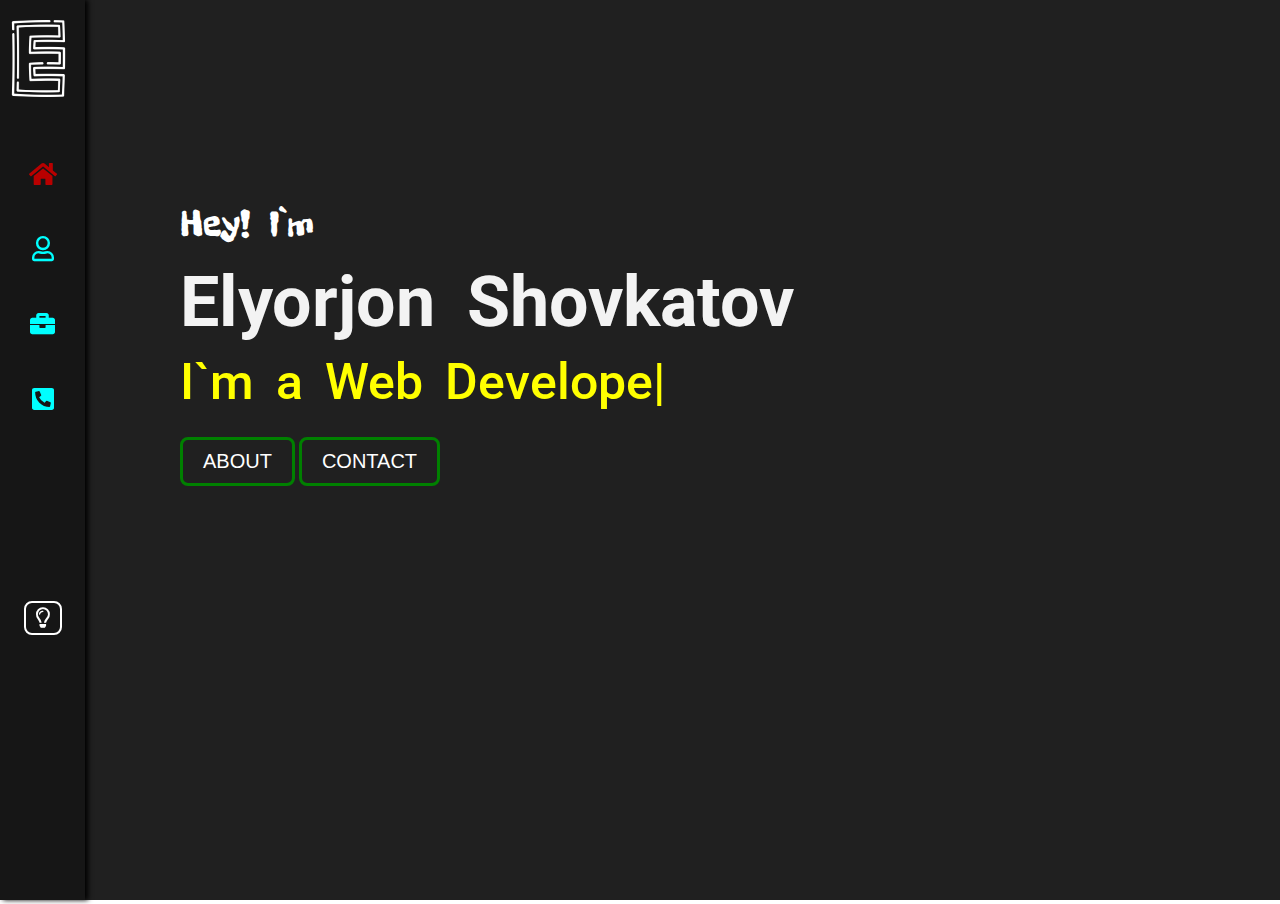
<file: index.html>
<!DOCTYPE html>
<html lang="en">
  <head>
    <meta charset="UTF-8" />
    <meta http-equiv="X-UA-Compatible" content="IE=edge" />
    <meta name="viewport" content="width=device-width, initial-scale=1.0" />
    <link rel="shortcut icon" href="./img/e(2).png" />
    <link rel="stylesheet" href="./css/animate.css">
    <link
      rel="stylesheet"
      href="https://cdnjs.cloudflare.com/ajax/libs/font-awesome/5.15.3/css/all.min.css"
    />
    <link rel="stylesheet" id="style" href="./css/style.css" />
    <title>Elyor | Portfolio</title>
  </head>
  <body>


    <div class="navbar">
      <a class="logo" href="./index.html"
        ><img src="./img/e(2).png" alt="logo"
      /></a>
      <ul class="links">
        <li>
          <a class="active" href="./index.html"
            ><i class="fas fa-home"></i> <span>home</span></a
          >
        </li>
        <li>
          <a href="./about.html"
            ><i class="far fa-user"></i> <span>about</span></a
          >
        </li>
        <li>
          <a href="./work.html"
            ><i class="fas fa-briefcase"></i> <span>work</span></a
          >
        </li>
        <li>
          <a href="./contact.html"
            ><i class="fas fa-phone-square-alt"></i> <span>contact</span></a
          >
        </li>
      </ul>
      <button class="bulb"><i class="far fa-lightbulb"></i></button>
    </div>
    <div class="main shadow">
      <button class="navb cn"><i class="fas fa-angle-right"></i></button>
      <div class="word">
        <p class="hi wow">Hey! I`m</p>
        <h1 class="">Elyorjon Shovkatov</h1>
        <p class="writer">I`m a <span id="writer"></span></p>
        <a href="./about.html"><button>about</button></a>
        <a href="./contact.html"><button>contact</button></a>
      </div>
      <canvas id="stars"></canvas>
    </div>


    <!------------------------- loader ---------------------------------->
    <div class="loader">
      <div class="car">
        <svg
          xmlns="http://www.w3.org/2000/svg"
          xmlns:xlink="http://www.w3.org/1999/xlink"
          version="1.1"
          id="Capa_1"
          x="0px"
          y="0px"
          viewbox="0 0 512 512"
          style="enable-background: new 0 0 512 512"
          xml:space="preserve"
        >
          <g>
            <path
              style="fill: #e38100"
              d="M326.62,370.719l77.178-30.896c6.691-2.675,11.087-9.154,11.096-16.366V300.1l-88.274,35.31V370.719   z"
            />
            <path
              style="fill: #e38100"
              d="M185.381,370.719v-35.31L97.106,300.1v23.357c0.009,7.212,4.405,13.691,11.096,16.366   L185.381,370.719z"
            />
          </g>
          <path
            style="fill: #ffbc05"
            d="M190.898,491.902l30.331,12.994c22.21,9.472,47.333,9.472,69.543,0l30.331-12.95  c34.886-14.839,56.328-50.378,53.185-88.16l-12.358-147.824l12.694-151.699c2.966-35.875-16.251-69.94-48.498-85.944l-6.965-3.469  c-39.776-19.8-86.544-19.8-126.321,0l-6.965,3.469c-32.247,16.004-51.464,50.069-48.498,85.944l12.694,151.699l-12.358,147.86  C134.605,441.577,156.038,477.072,190.898,491.902z"
          />
          <path
            style="fill: #e38100"
            d="M138.33,396.23c49.672,65.508,133.921,94.63,213.439,73.771  c-8.518,9.428-18.979,16.905-30.667,21.901l-30.331,12.994c-22.21,9.472-47.333,9.472-69.543,0l-30.331-12.95  c-34.886-14.839-56.328-50.378-53.185-88.16L138.33,396.23z"
          />
          <path
            style="fill: #23aec8"
            d="M324.36,368.795l2.26-1.474c5.455-3.619,8.457-9.957,7.803-16.472l-7.803-77.337H185.381  l-7.768,77.337c-0.662,6.506,2.33,12.844,7.768,16.472l2.225,1.474C229.032,396.319,282.924,396.319,324.36,368.795z"
          />
          <path
            style="fill: #1967a3"
            d="M323.027,369.607c-41.277,26.668-94.436,26.35-135.386-0.812l-2.26-1.474  c-5.455-3.619-8.457-9.957-7.803-16.472l5.941-59.144C217.389,335.674,267.82,363.834,323.027,369.607z"
          />
          <path
            style="fill: #23aec8"
            d="M326.62,150.033H185.381l-6.779-40.677c-1.227-7.362,2.304-14.707,8.827-18.335l17.116-9.507  c31.991-17.778,70.902-17.778,102.893,0l17.116,9.507c6.523,3.628,10.054,10.972,8.827,18.335L326.62,150.033z"
          />
          <path
            style="fill: #1967a3"
            d="M187.437,91.022l8.624-4.793c34.692,30.605,76.19,52.479,121.042,63.805H185.381l-6.779-40.677  C177.365,101.994,180.905,94.65,187.437,91.022z"
          />
          <g>
            <rect
              x="285.98"
              y="423.671"
              transform="matrix(-0.5547 0.8321 -0.8321 -0.5547 853.9575 407.9586)"
              style="fill: #555160"
              width="63.657"
              height="17.656"
            />

            <rect
              x="185.38"
              y="400.698"
              transform="matrix(-0.8321 0.5547 -0.5547 -0.8321 595.7145 684.6945)"
              style="fill: #555160"
              width="17.656"
              height="63.657"
            />
          </g>
          <g></g>
          <g></g>
          <g></g>
          <g></g>
          <g></g>
          <g></g>
          <g></g>
          <g></g>
          <g></g>
          <g></g>
          <g></g>
          <g></g>
          <g></g>
          <g></g>
          <g></g>
        </svg>
      </div>
    </div>

    
    <script src="http://atuin.ru/js/art/stars.js" type="text/javascript"></script>
    <script src="./script/wow.min.js"></script>
    <script src="./script/typed.js"></script>
    <script src="./script/script.js"></script>
  </body>
</html>
</file>
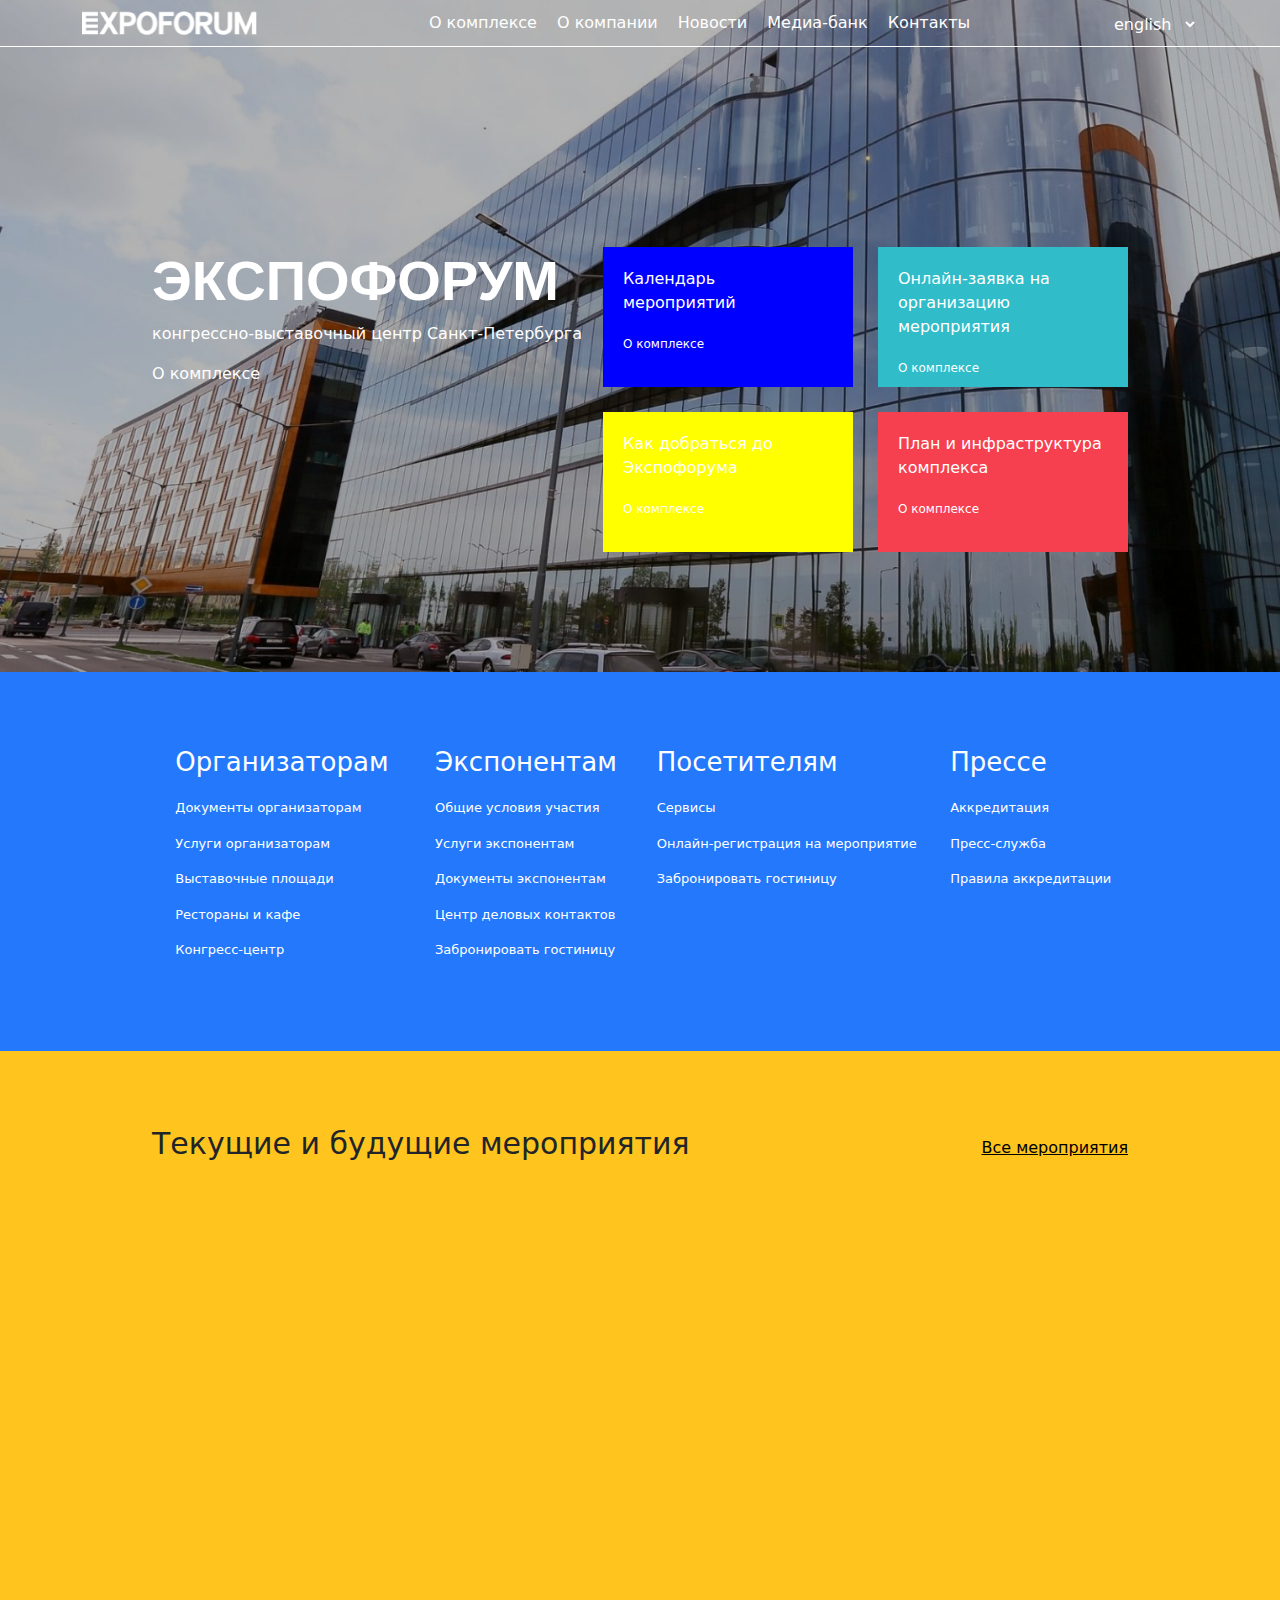
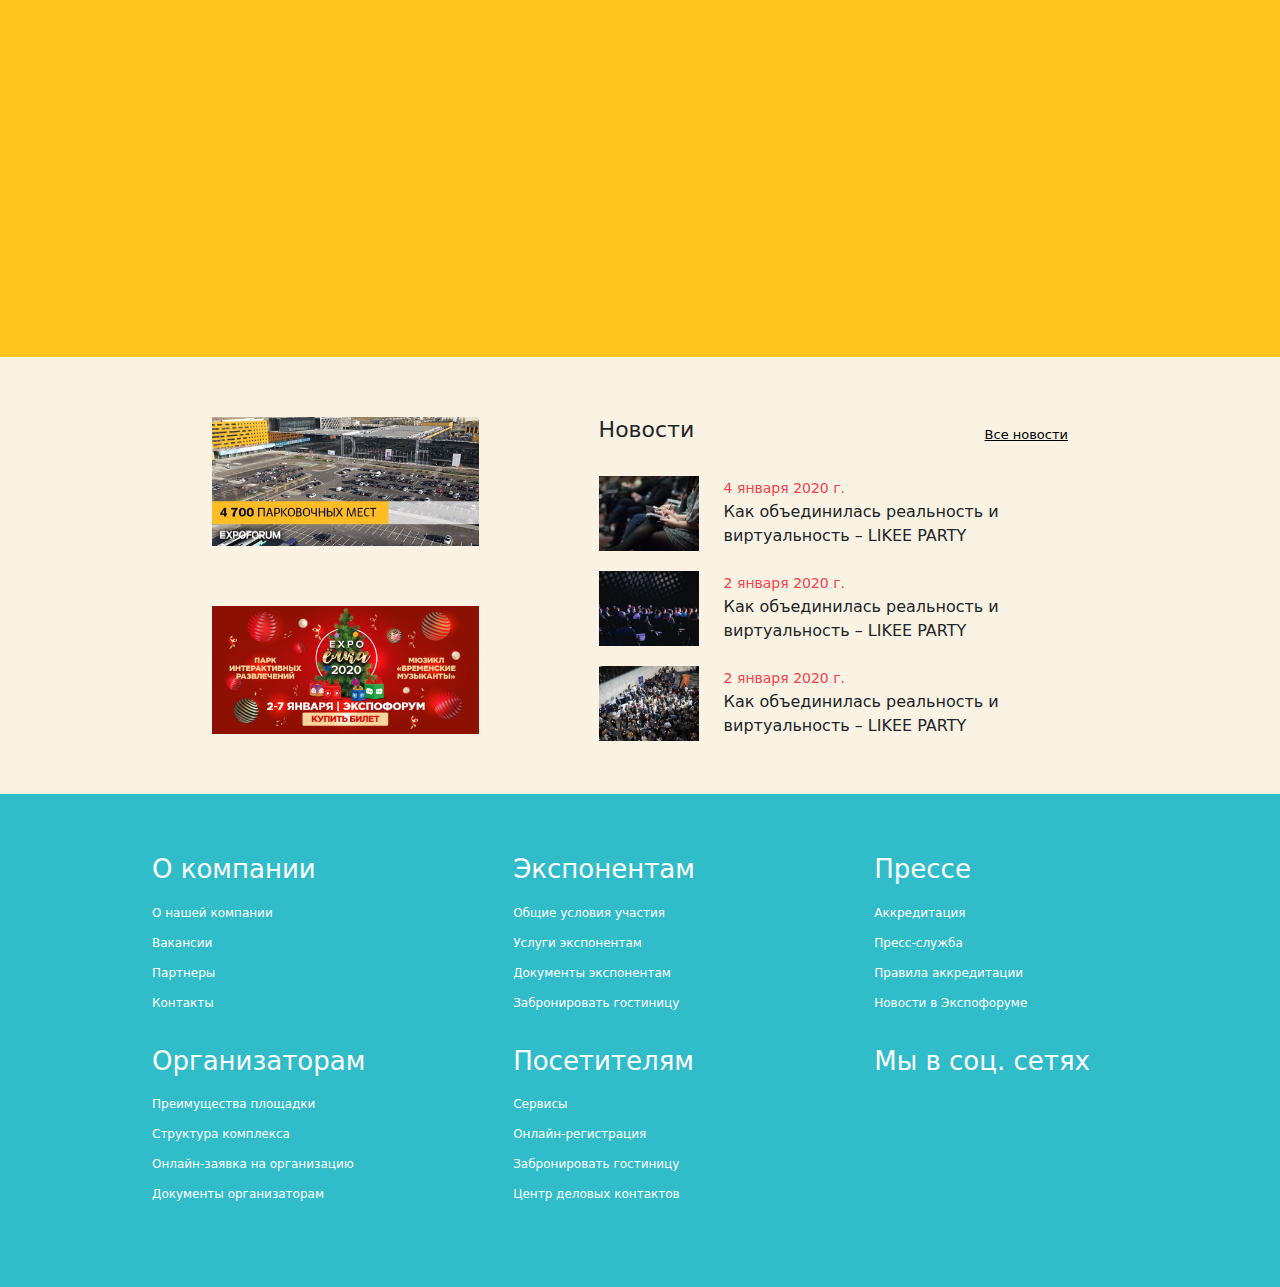
<file: ExpoForum/src/index.html>
<!DOCTYPE html>
<html lang="en">
  <head>
    <meta charset="UTF-8" />
    <meta http-equiv="X-UA-Compatible" content="IE=edge" />
    <meta name="viewport" content="width=device-width, initial-scale=1.0" />
    <title>Экспофорум</title>
    <link rel="stylesheet" href="https://pro.fontawesome.com/releases/v5.10.0/css/all.css" integrity="sha384-AYmEC3Yw5cVb3ZcuHtOA93w35dYTsvhLPVnYs9eStHfGJvOvKxVfELGroGkvsg+p" crossorigin="anonymous"/>
    <link rel="stylesheet" href="./css/animate.css" />
    <link rel="stylesheet" href="./css/style.css" />
    <link rel="stylesheet" href="./css/bootstrap.min.css" />

  </head>
  <body>

    <main>
      <div class="header">
        <div class="container">
          <div class="row">
            <div class="navbar">
              <a href="/src/">
                <img src="./img/logo 1.png" alt="logo" />
              </a>
              <button><i class="fas fa-bars"></i></button>
              <ul>
                <li><a href="./index.html">О комплексе</a></li>
                <li><a href="./index.html">О компании</a></li>
                <li><a href="./index.html">Новости</a></li>
                <li><a href="./index.html">Медиа-банк</a></li>
                <li><a href="./index.html">Контакты</a></li>
              </ul>
              <div class="search">
                <span>
                  <input type="text" />
                  <i class="fas fa-search"></i>
                </span>
                <span class="language">
                  <i class="fas fa-globe"></i>
                  <select name="" id="">
                    <option value="">english</option>
                    <option value="">русский</option>
                  </select>
                </span>
              </div>
            </div>
          </div>
        </div>
      </div>
      <div class="content">
        <div class="container">
          <div class="row">
            <div class="box">
              <div class="box1">
                <h1 class="wow fadeInLeft">ЭКСПОФОРУМ</h1>
                <p class="wow fadeInLeft">конгрессно-выставочный центр Санкт-Петербурга</p>
                <span><a href="./index.html">О комплексе</a></span>
              </div>
              <div class="box2 wow fadeInRight">
                <div class="card1">
                  <div class="cards1 cr wow ">
                    <p>Календарь <br> мероприятий</p>
                    <span><a href="./index.html">О комплексе</a></span>
                  </div>
                  <div class="cards2 cr cr wow ">
                    <p>Как добраться до Экспофорума</p>
                    <span><a href="./index.html">О комплексе</a></span>
                  </div>
                </div>
                <div class="card2">
                  <div class="cards3 cr">
                    <p>Онлайн-заявка на организацию мероприятия</p>
                    <span><a href="./index.html">О комплексе</a></span>
                  </div>
                  <div class="cards4 cr">
                    <p>План и инфраструктура комплекса</p>
                    <span><a href="./index.html">О комплексе</a></span>
                  </div>
                </div>
              </div>
            </div>
          </div>
        </div>
      </div>
    </main>

    <section class="company">
      <div class="container">
        <div class="row">
          <div class="box">
            <div class="box1">
              <div class="boxes">
                <h3>Организаторам</h3>
                <p>Документы организаторам</p>
                <p>Услуги организаторам</p>
                <p>Выставочные площади</p>
                <p>Рестораны и кафе</p>
                <p>Конгресс-центр</p>
              </div>
              <div class="boxes">
                <h3>Экспонентам </h3>
                <p>Общие условия участия</p>
                <p>Услуги экспонентам</p>
                <p>Документы экспонентам</p>
                <p>Центр деловых контактов</p>
                <p>Забронировать гостиницу</p>
              </div>
            </div>
            <div class="box1">
              <div class="boxes">
                <h3>Посетителям</h3>
                <p>Сервисы</p>
                <p>Онлайн-регистрация на мероприятие </p>
                <p>Забронировать гостиницу</p>
              </div>
              <div class="boxes">
                <h3>Прессе</h3>
                <p>Аккредитация</p>
                <p>Пресс-служба</p>
                <p>Правила аккредитации</p>
              </div>
            </div>
          </div>
        </div>
      </div>
    </section>

    <section class="plan">
      <div class="container">
        <div class="row">
          <div class="box">
            <div class="header">
              <h2>Текущие и будущие мероприятия</h2>
              <a href="./index.html">Все мероприятия</a>
            </div>
            <div class="content">
              <div class="cards wow zoomInLeft">
                <img src="./img/1.png" alt=""><br>
                <span>2 января 2020 г. – 7 января 2020 г.</span>
                <h3><a href="./index.html">ЭКСПО ЕЛКА</a></h3>
                <p>Парк интерактивных развлечений</p>
              </div>
              <div class="cards wow zoomInDown">
                <img src="./img/2.png" alt=""><br>
                <span>5 февраля 2020 г. – 9 февраля 2020 г.</span>
                <h3><a href="./index.html">Junwex Петербург</a></h3>
                <p>Выставка ювелирных изделий</p>
              </div>
              <div class="cards wow zoomInRight">
                <img src="./img/3.png" alt=""><br>
                <span>7 февраля 2020 г. – 9 февраля 2020 г.</span>
                <h3><a href="./index.html">Невский ларец</a></h3>
                <p>Выставка-ярмарка народных художественных
                  промыслов и ремесел</p>
              </div>
              <div class="cards wow zoomInLeft">
                <img src="./img/4.png" alt=""><br>
                <span>14 февраля 2020 г. – 23 февраля 2020 г.</span>
                <h3><a href="./index.html">ПОНАЕХАЛИ!</a></h3>
                <p>Специализированная арт-ярмарка</p>
              </div>
              <div class="cards wow zoomInUp">
                <img src="./img/5.png" alt=""><br>
                <span>18 февраля 2020 г. – 21 февраля 2020 г.</span>
                <h3><a href="./index.html">VET.CAMP</a></h3>
                <p>Конференция для ветеринарных врачей</p>
              </div>
              <div class="cards wow zoomInRight">
                <img src="./img/6.png" alt=""><br>
                <span>26 февраля 2020 г. – 28 февраля 2020 г.</span>
                <h3><a href="./index.html">ExpoHoReCa</a></h3>
                <p>Специализированная выставка</p>
              </div>
            </div>
          </div>
        </div>
      </div>
    </section>

    <section class="news">
      <div class="container">
        <div class="row">
          <div class="box">
            <div class="boxLeft">
              <img src="./img/ad-1.png" alt="">
              <img src="./img/ad-2.png" alt="">
            </div>
            <div class="boxRight">
              <div class="head">
                <h4>Новости</h4>
                <span><a href="./index.html">Все новости</a></span>
              </div>
              <div class="new">
                <div class="list">
                  <img src="./img/news1.png" alt="">
                  <div class="lists">
                    <span>4 января 2020 г.</span><br>
                    <p>Как объединилась реальность и виртуальность – LIKEE PARTY</p>
                  </div>
                </div>
                <div class="list">
                  <img src="./img/news2.png" alt="">
                  <div class="lists">
                    <span>2 января 2020 г.</span><br>
                    <p>Как объединилась реальность и виртуальность – LIKEE PARTY</p>
                  </div>
                </div>
                <div class="list">
                  <img src="./img/news3.png" alt="">
                  <div class="lists">
                    <span>2 января 2020 г.</span><br>
                    <p>Как объединилась реальность и виртуальность – LIKEE PARTY</p>
                  </div>
                </div>
              </div>
            </div>
          </div>
        </div>
      </div>
    </section>

    <section class="footer">
      <div class="container">
        <div class="row">
          <div class="foot">
              <div class="box">
                <h4>О компании</h4>
                <p>О нашей компании</p>
                <p>Вакансии</p>
                <p>Партнеры</p>
                <p>Контакты</p>
              </div>
              <div class="box">
                <h4>Экспонентам</h4>
                <p>Общие условия участия</p>
                <p>Услуги экспонентам</p>
                <p>Документы экспонентам</p>
                <p>Забронировать гостиницу</p>
              </div>
              <div class="box">
                <h4>Прессе</h4>
                <p>Аккредитация</p>
                <p>Пресс-служба</p>
                <p>Правила аккредитации</p>
                <p>Новости в Экспофоруме</p>
              </div>
              <div class="box">
                <h4>Организаторам</h4>
                <p>Преимущества площадки</p>
                <p>Структура комплекса</p>
                <p>Онлайн-заявка на организацию</p>
                <p>Документы организаторам</p>
              </div>
              <div class="box">
                <h4>Посетителям</h4>
                <p>Сервисы</p>
                <p>Онлайн-регистрация</p>
                <p>Забронировать гостиницу</p>
                <p>Центр деловых контактов</p>
              </div>
              <div class="box">
                <h4>Мы в соц. сетях</h4>
                <div class="links">
                  <a href="./index.html"><i class="fab fa-youtube" style="margin: 0;"></i></a>
                  <a href="./index.html"><i class="fab fa-vk"></i></a>
                  <a href="./index.html"><i class="fab fa-facebook-f"></i></a>
                  <a href="./index.html"><i class="fab fa-instagram"></i></a>
                </div>
              </div>
          </div>
        </div>
      </div>
    </section>

  <script src="./scripts/wow.min.js"></script>
  <script src="./scripts/js.js"></script>
  </body>
</html>
</file>
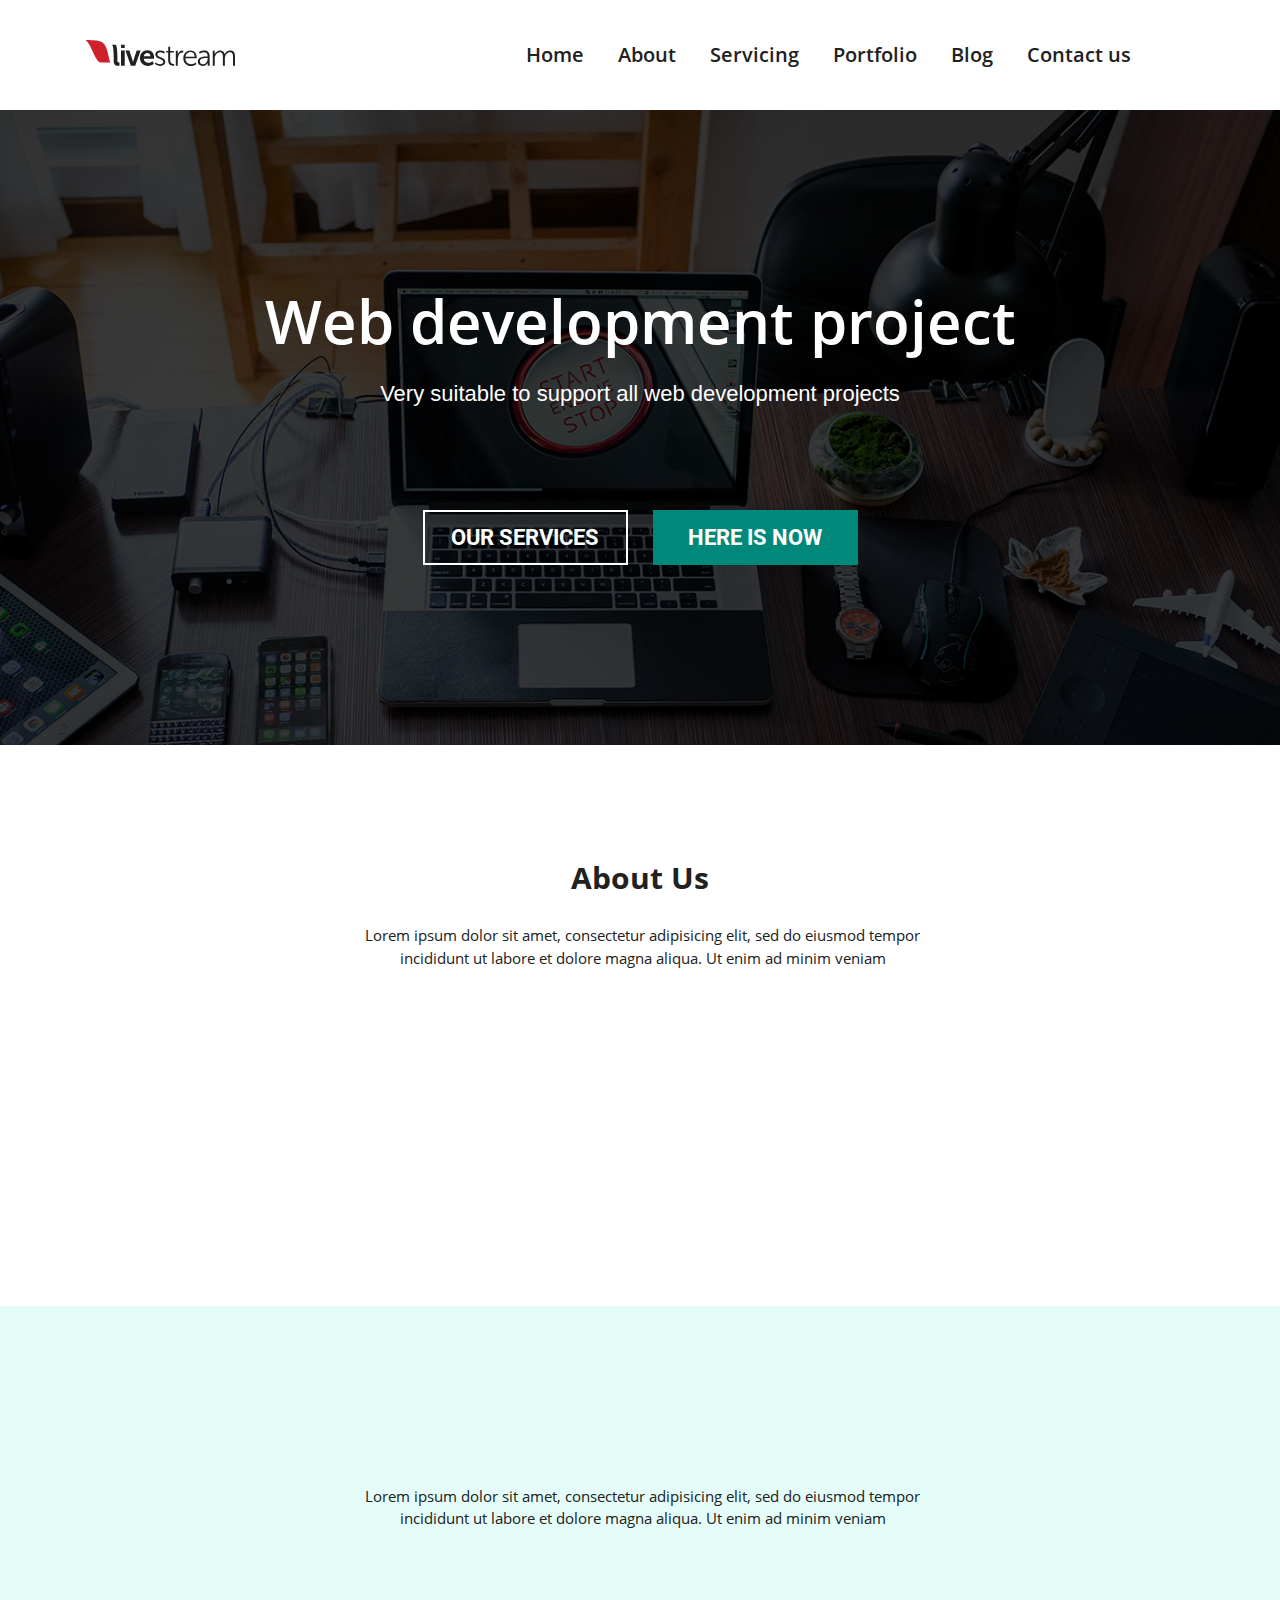
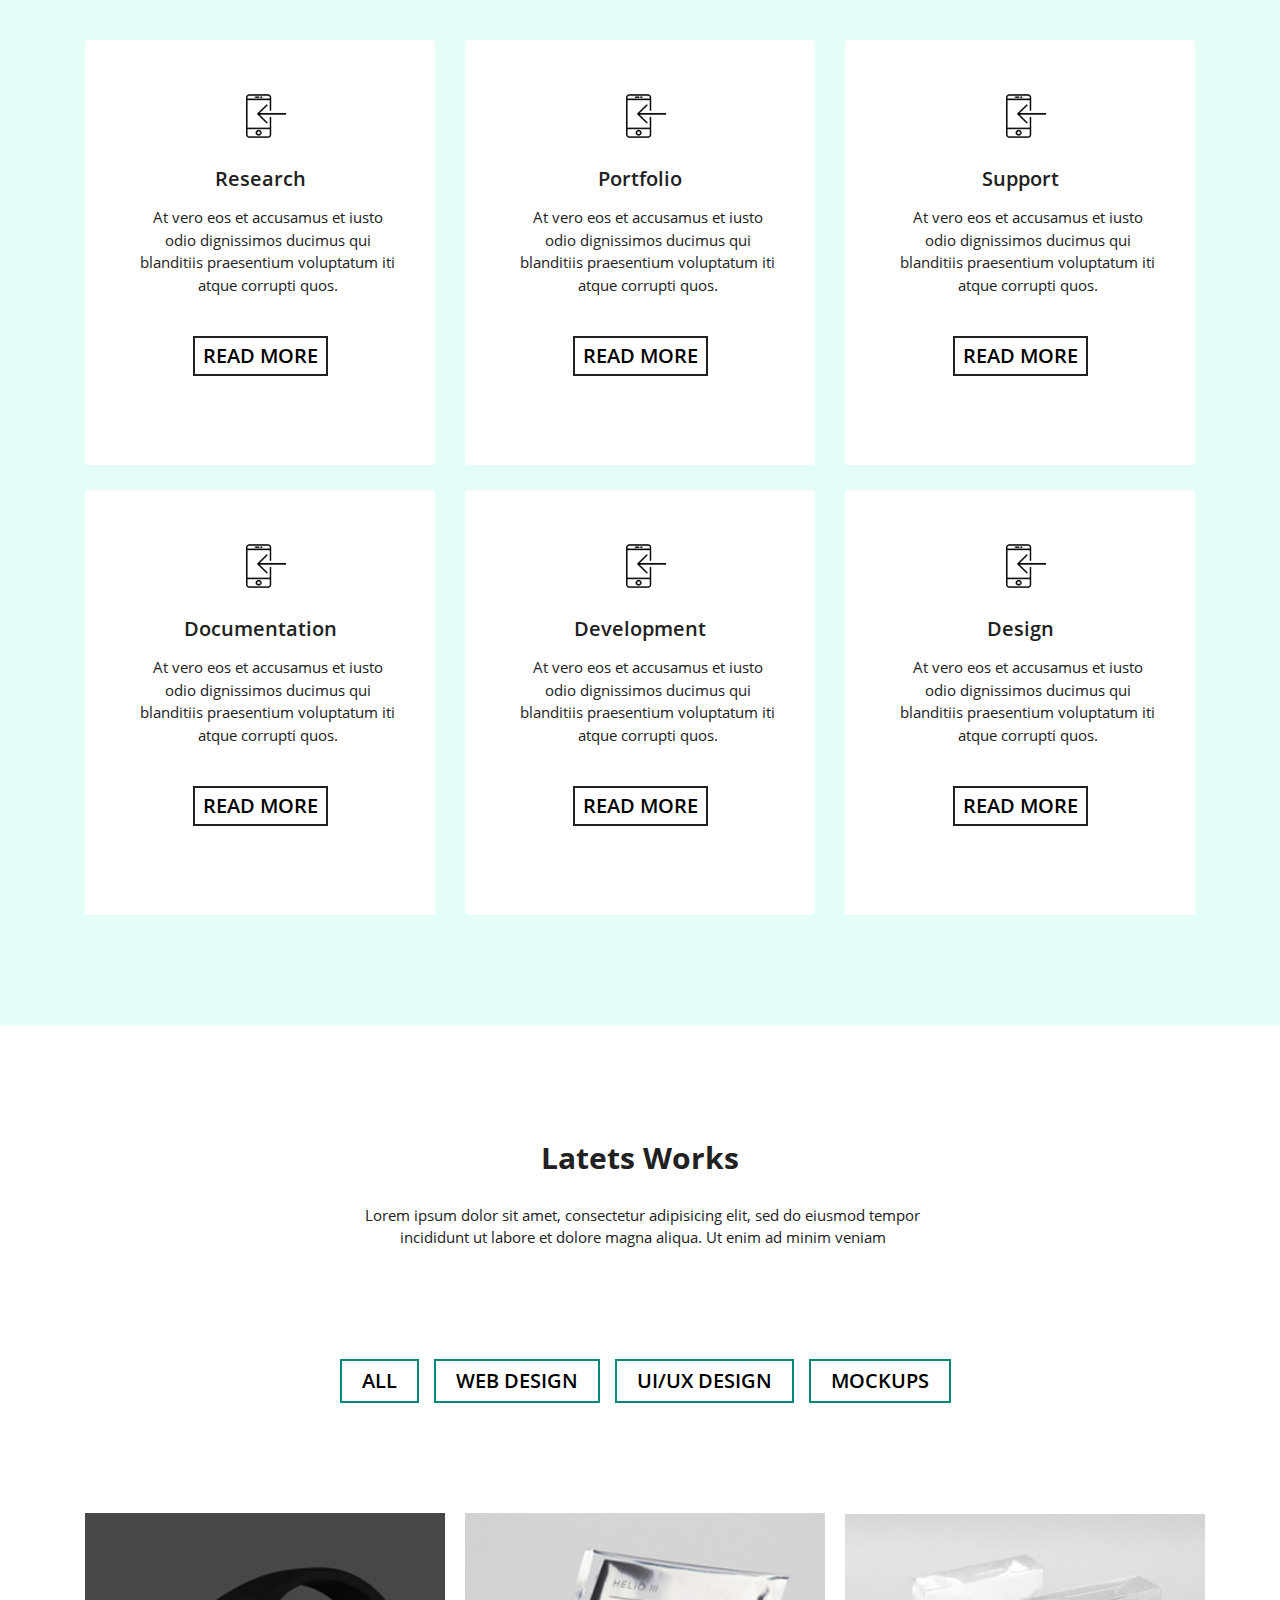
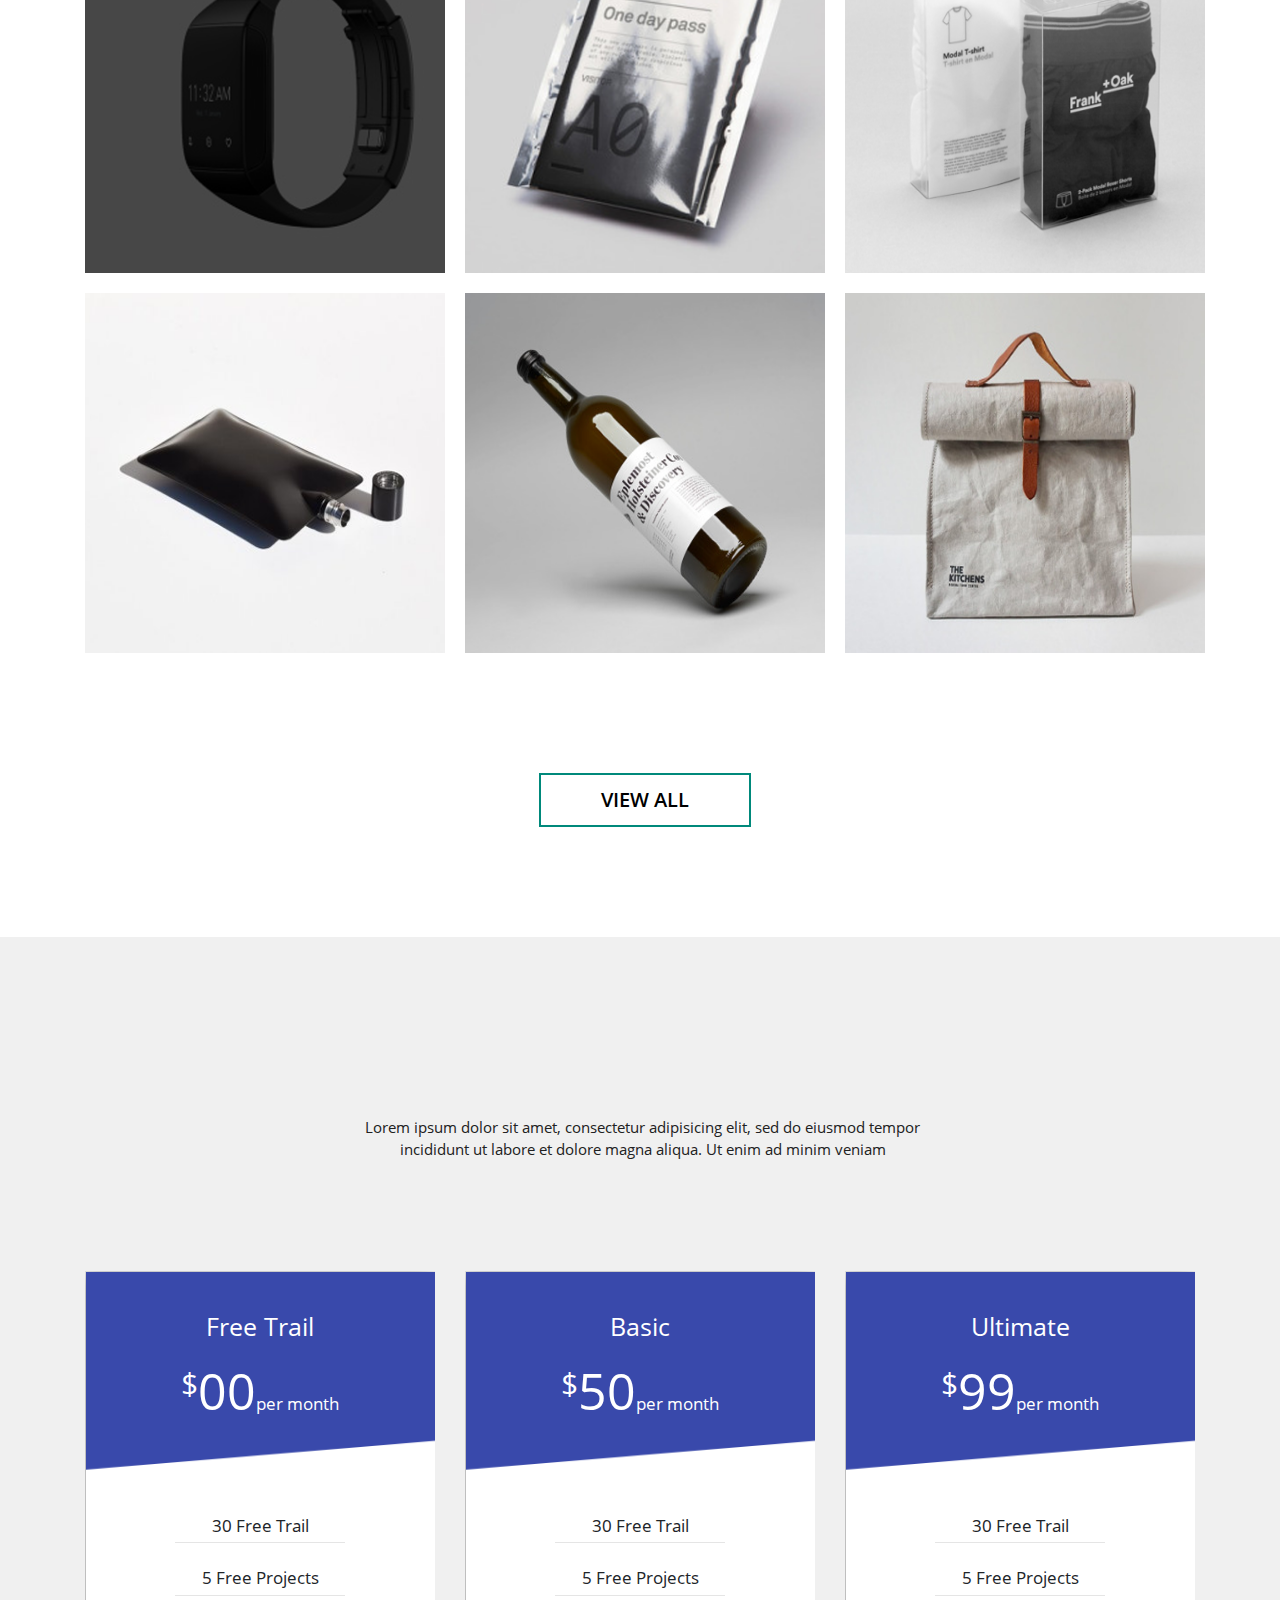
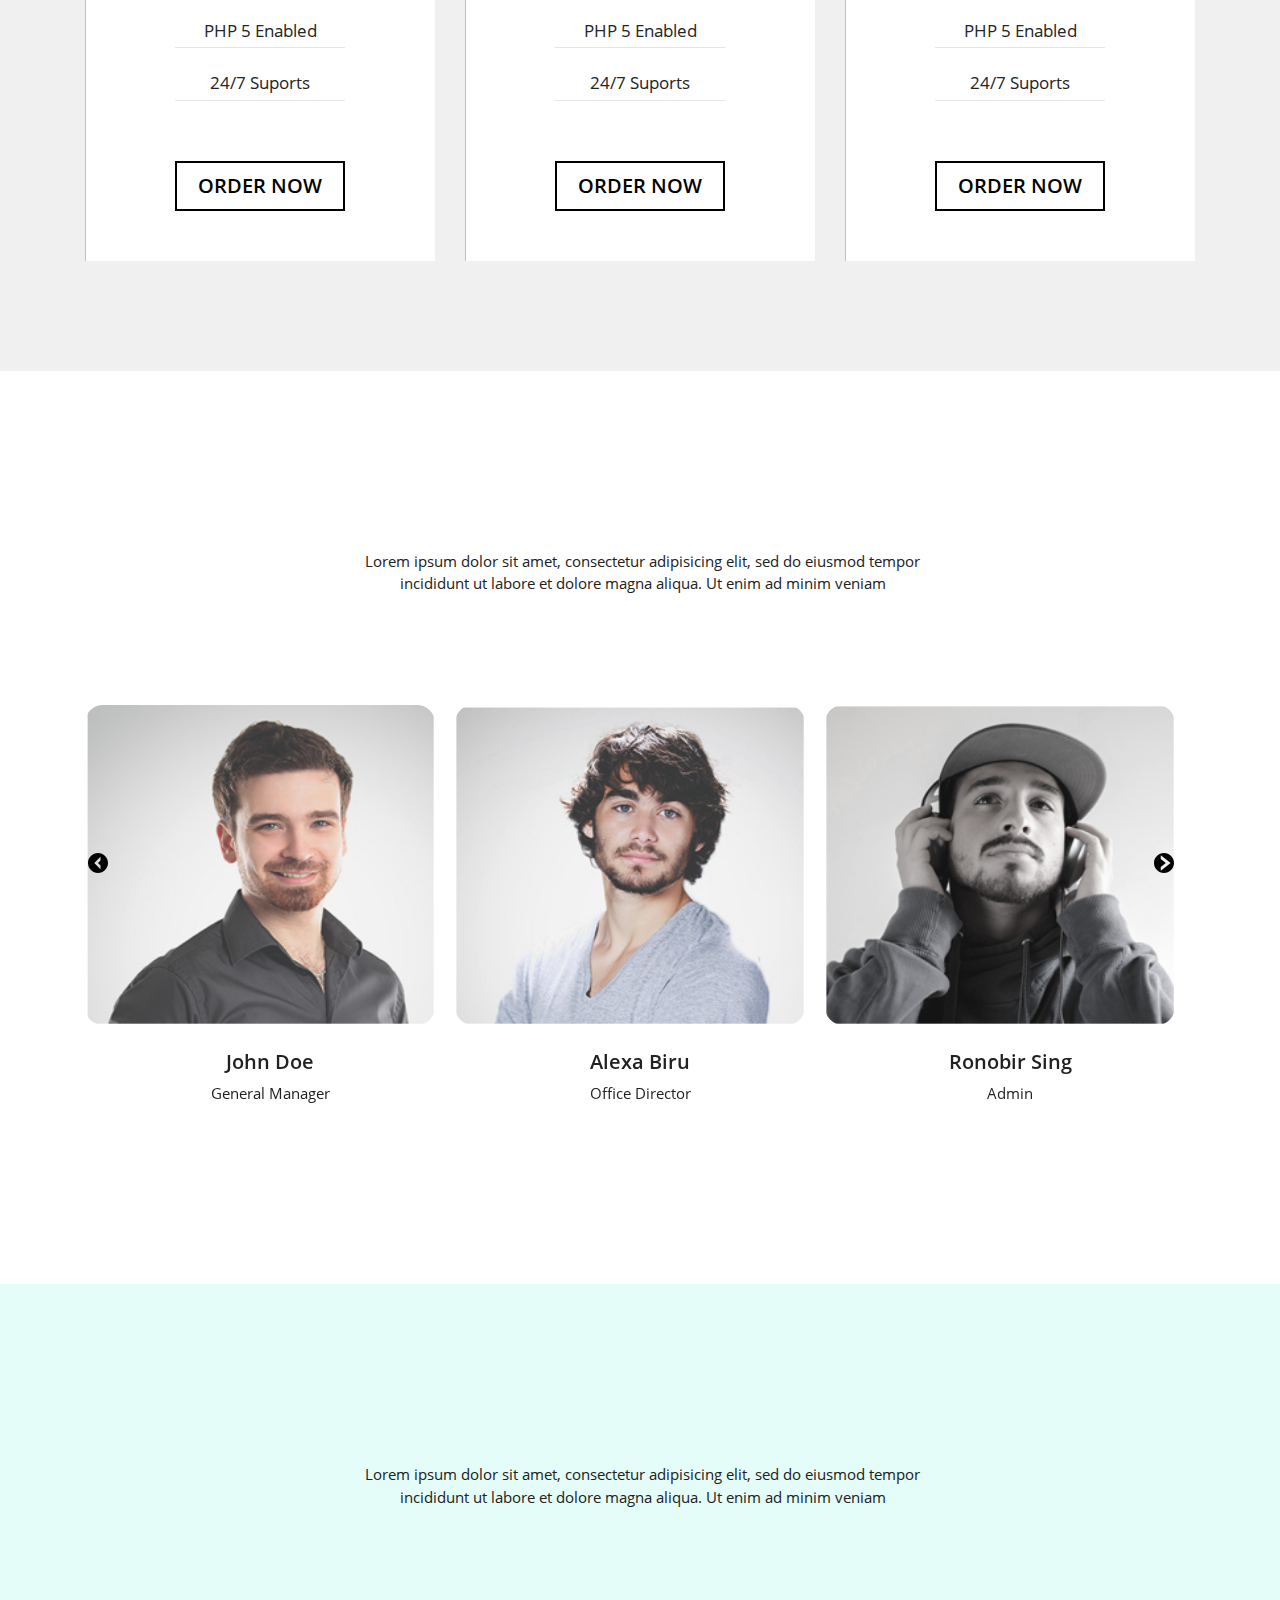
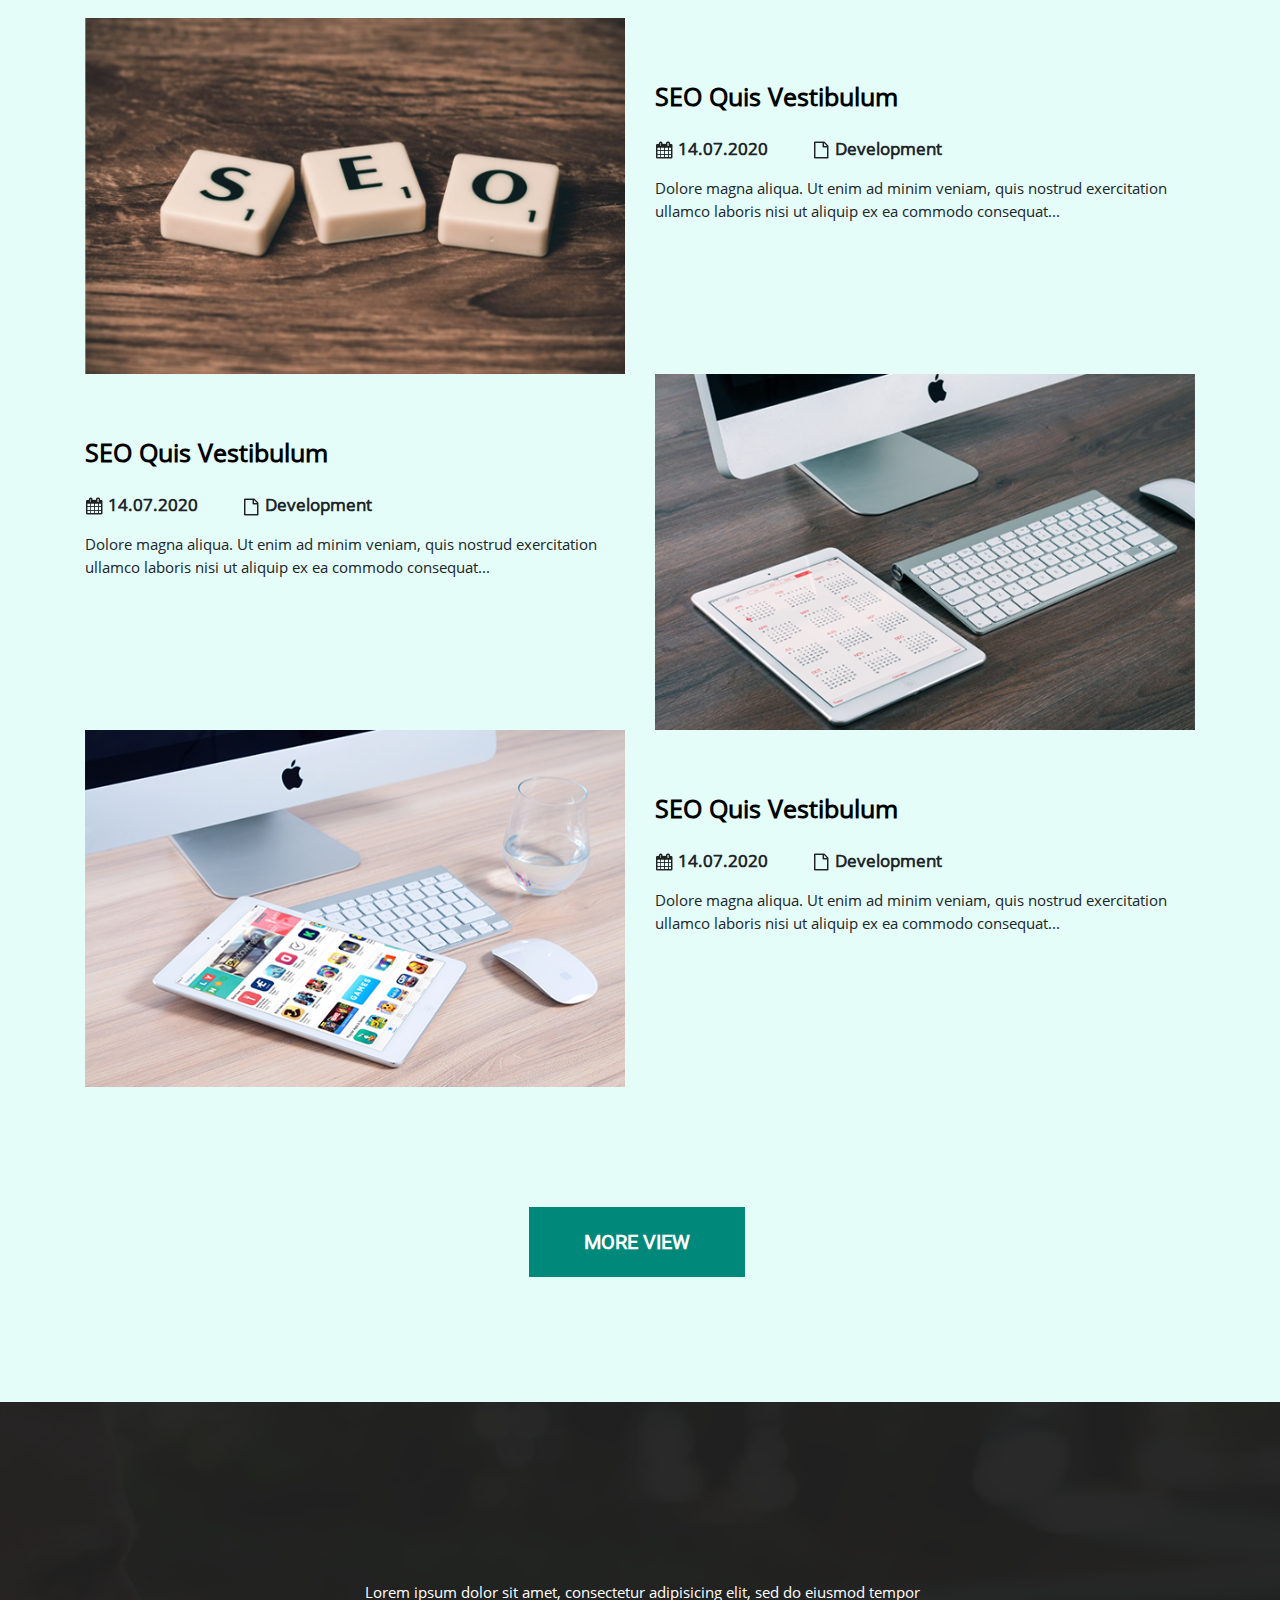
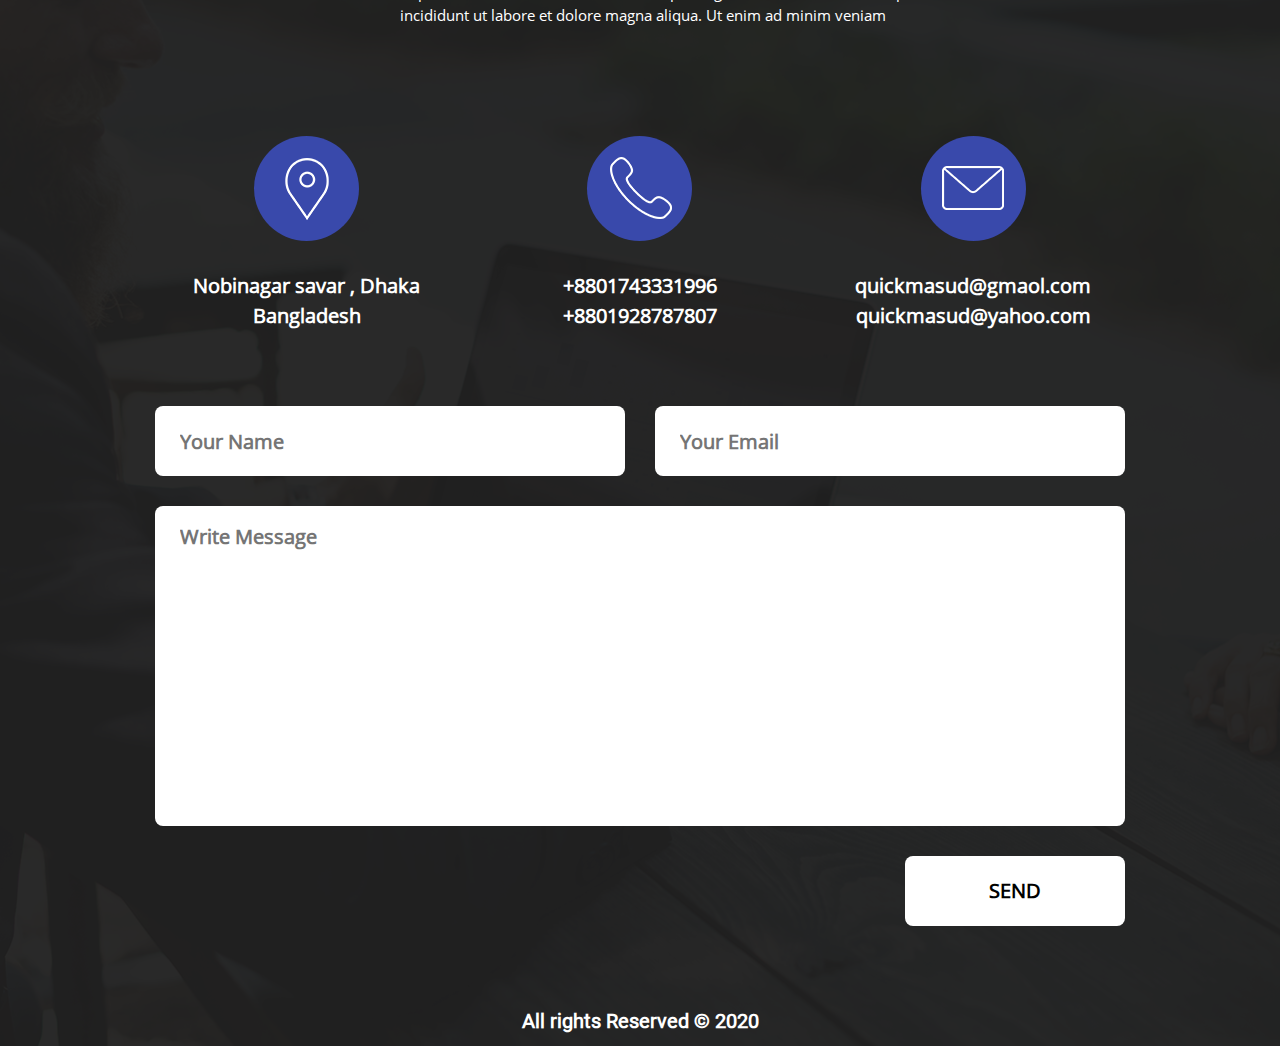
<file: Web Development/src/index.html>
<!DOCTYPE html>
<html lang="en">
<head>
	<meta charset="UTF-8">
	<meta name="viewport" content="width=device-width, initial-scale=1.0">
	<title>Web Development</title>
	<meta name="viewport" content="with=device-width">
	<link rel="shortcut icon" href="img/_html.png">
	<link rel="stylesheet" href="https://cdnjs.cloudflare.com/ajax/libs/animate.css/4.1.1/animate.min.css"/>
	<link rel="stylesheet" href="https://pro.fontawesome.com/releases/v5.10.0/css/all.css" integrity="sha384-AYmEC3Yw5cVb3ZcuHtOA93w35dYTsvhLPVnYs9eStHfGJvOvKxVfELGroGkvsg+p" crossorigin="anonymous"/>
	<link rel="stylesheet" href="css/bootstrap.css">
	<link rel="stylesheet" href="css/style.css">
	<link rel="stylesheet" href="slick/slick.css">
	<link rel="stylesheet" href="slick/slick-theme.css">
</head>
<body>
	
	<main>
		<div class="header">
			<div class="container">
				<div class="row">
					<div class="col-md-2 col-sm-12">
						<img class="logo" src="img/logo.svg" alt="logo">
					</div>
					<div class="col-md-10 col-sm-12">
						<div class="links-header">
							<a href="./index.html">Home</a>
							<a href="#aboutUs">About</a>
							<a href="#service_">Servicing</a>
							<a href="#work_">Portfolio</a>
							<a href="#blog_">Blog</a>
							<a href="#contact_">Contact us</a>
							<input class="header-search" type="text" placeholder="search">
						</div>
						<button class="search"><i class="fas fa-search"></i></button>
					</div>
				</div>
			</div>
		</div>
		<div class="content">
			<div class="container">
				<div class="row">
					<div class="col-md-10 offset-md-1">
						<h2 class="wow animate__animated animate__backInDown">Web development project</h2>
						<p class="wow animate__animated animate__backInUp">Very suitable to support all web development projects</p>
						<div class="btn-content">
							<button class="btn-service wow animate__animated animate__backInLeft">our services</button>
							<button class="btn-now wow animate__animated animate__backInRight">here is now</button>
						</div>
					</div>
				</div>
			</div>
		</div>
	</main>

	<div class="about" id="aboutUs">
		<div class="container">
			<div class="about-header">
				<div class="row">
					<div class="col-md-6 offset-md-3">
						<h2 class="wow ">About Us</h2>
						<p>Lorem ipsum dolor sit amet, consectetur adipisicing elit, sed do eiusmod tempor incididunt ut labore et dolore magna aliqua. Ut enim ad minim veniam</p>
					</div>
				</div>
			</div>
			<div class="about-content">
				<div class="row">
					<div class="col-md-4 about-animate wow animate__animated animate__fadeIn animation-del1">
						<a href="#"><i class="fas fa-globe"></i></a>
						<h3>Awesome Icons</h3>
						<p>Lorem ipsum dolor sit amet, consectetur adipisicing elit, sed do eiusmod tempor</p>
					</div>
					<div class="col-md-4 about-animate wow animate__animated animate__fadeIn animation-del2">
						<a href="#"><i class="far fa-sticky-note"></i></a>
						<h3>One Page</h3>
						<p>Lorem ipsum dolor sit amet, consectetur adipisicing elit, sed do eiusmod tempor</p>
					</div>
					<div class="col-md-4 about-animate wow animate__animated animate__fadeIn animation-del3">
						<a href="#"><i class="far fa-window-restore"></i></a>
						<h3>Fully Responsive</h3>
						<p>Lorem ipsum dolor sit amet, consectetur adipisicing elit, sed do eiusmod tempor</p>
					</div>
				</div>
			</div>
		</div>
	</div>

	<div class="service" id="service_">
		<div class="container">
			<div class="service-header">
				<div class="row">
					<div class="col-md-6 offset-md-3">
						<h2 class="wow ">Our Services</h2>
						<p>Lorem ipsum dolor sit amet, consectetur adipisicing elit, sed do eiusmod tempor incididunt ut labore et dolore magna aliqua. Ut enim ad minim veniam</p>
					</div>
				</div>
			</div>
			<div class="service-content">
				<div class="row">
					<div class="col-md-4">
						<div class="box box1">
							<img src="img/smartphone.svg" alt="Research">
							<h4>Research</h4>
							<p>At vero eos et accusamus et iusto odio dignissimos ducimus qui blanditiis praesentium voluptatum iti atque corrupti quos.</p>
							<button class="box-btn">read more</button>
						</div>
						<div class="box box2">
							<img src="img/smartphone.svg" alt="Documentation">
							<h4>Documentation</h4>
							<p>At vero eos et accusamus et iusto odio dignissimos ducimus qui blanditiis praesentium voluptatum iti atque corrupti quos.</p>
							<button class="box-btn">read more</button>
						</div>
					</div>
					<div class="col-md-4">
						<div class="box box3">
							<img src="img/smartphone.svg" alt="Portfolio">
							<h4>Portfolio</h4>
							<p>At vero eos et accusamus et iusto odio dignissimos ducimus qui blanditiis praesentium voluptatum iti atque corrupti quos.</p>
							<button class="box-btn">read more</button>
						</div>
						<div class="box box4">
							<img src="img/smartphone.svg" alt="Development">
							<h4>Development</h4>
							<p>At vero eos et accusamus et iusto odio dignissimos ducimus qui blanditiis praesentium voluptatum iti atque corrupti quos.</p>
							<button class="box-btn">read more</button>
						</div>
					</div>
					<div class="col-md-4">
						<div class="box box1">
							<img src="img/smartphone.svg" alt="Support">
							<h4>Support</h4>
							<p>At vero eos et accusamus et iusto odio dignissimos ducimus qui blanditiis praesentium voluptatum iti atque corrupti quos.</p>
							<button class="box-btn">read more</button>
						</div>
						<div class="box box6">
							<img src="img/smartphone.svg" alt="Design">
							<h4>Design</h4>
							<p>At vero eos et accusamus et iusto odio dignissimos ducimus qui blanditiis praesentium voluptatum iti atque corrupti quos.</p>
							<button class="box-btn">read more</button>
						</div>
					</div>
				</div>
			</div>
		</div>
	</div>

	<div class="work" id="work_">
		<div class="container">
			<div class="work-header">
				<div class="row">
					<div class="col-md-6 offset-md-3">
						<h2>Latets Works</h2>
						<p>Lorem ipsum dolor sit amet, consectetur adipisicing elit, sed do eiusmod tempor incididunt ut labore et dolore magna aliqua. Ut enim ad minim veniam</p>
					</div>
				</div>
			</div>
			<div class="work-content">
				<div class="head">
					<div class="row">
						<div class="col-md-8 offset-md-2">
							<button>all</button>
							<button>web design</button>
							<button>ui/ux design</button>
							<button>mockups</button>
						</div>
					</div>
				</div>
				<div class="body">
					<div class="row">
						<div class="col-md-4">
							<div class="box-work basement-1 pic1"><img class="layer-1" src="img/Layer 1.png" alt="">
							</div>
							<div class="box-work basement-2 pic2"><img class="layer-2" src="img/Layer 2 (1).png" alt="">
							</div>
						</div>
						<div class="col-md-4">
							<div class="box-work basement-1 pic3"><img class="layer-3" src="img/Layer 3.png" alt=""></div>
							<div class="box-work basement-2 pic4"><img class="layer-4" src="img/Layer 4.png" alt=""></div>
						</div>
						<div class="col-md-4">
							<div class="box-work basement-1 pic5"><img class="layer-5" src="img/Layer 5.png" alt=""></div>
							<div class="box-work basement-2 pic6"><img class="layer-6" src="img/Layer 6.png" alt=""></div>
						</div>
					</div>
				</div>
				<div class="cellar">
					<div class="row">
						<div class="col-md-4 offset-md-4">
							<button>view all</button>
						</div>
					</div>
				</div>
			</div>
		</div>
	</div>

	<div class="plan">
		<div class="container">
			<div class="plan-header">
				<div class="row">
					<div class="col-md-6 offset-md-3">
						<h2 class="wow ">Pricing Plan</h2>
						<p>Lorem ipsum dolor sit amet, consectetur adipisicing elit, sed do eiusmod tempor incididunt ut labore et dolore magna aliqua. Ut enim ad minim veniam</p>
					</div>
				</div>
			</div>
			<div class="plan-content">
				<div class="row">
					<div class="col-md-4">
						<div class="box-plan">
							<h5>Free Trail</h5>
							<sup>$</sup><h4>00</h4><p>per month</p>
							<h6>30 Free Trail</h6><hr>
							<h6>5 Free Projects</h6><hr>
							<h6>PHP 5 Enabled</h6><hr>
							<h6>24/7 Suports</h6><hr>
							<button>order now</button>
						</div>
					</div>
					<div class="col-md-4">
						<div class="box-plan">
							<h5>Basic</h5>
							<sup>$</sup><h4>50</h4><p>per month</p>
							<h6>30 Free Trail</h6><hr>
							<h6>5 Free Projects</h6><hr>
							<h6>PHP 5 Enabled</h6><hr>
							<h6>24/7 Suports</h6><hr>
							<button>order now</button>
						</div>
					</div>
					<div class="col-md-4">
						<div class="box-plan">
							<h5>Ultimate</h5>
							<sup>$</sup><h4>99</h4><p>per month</p>
							<h6>30 Free Trail</h6><hr>
							<h6>5 Free Projects</h6><hr>
							<h6>PHP 5 Enabled</h6><hr>
							<h6>24/7 Suports</h6><hr>
							<button>order now</button>
						</div>
					</div>
				</div>
			</div>
		</div>
	</div>

	<div class="team">
		<div class="container">
			<div class="team-header">
				<div class="row">
					<div class="col-md-6 offset-md-3">
						<h2 class="wow ">Our Team Member</h2>
						<p>Lorem ipsum dolor sit amet, consectetur adipisicing elit, sed do eiusmod tempor incididunt ut labore et dolore magna aliqua. Ut enim ad minim veniam</p>
					</div>
				</div>
			</div>
			<div class="team-content">
				<div class="box-slide">
					<img class="john" src="img/Layer2.png" alt="John_Doe">
					<h3>John Doe</h3>
					<p>General Manager</p>
					<div class="icons">
						<a href="#"><i class="fab fa-facebook-f fb"></i></a>
						<a href="#"><i class="fab fa-twitter tw"></i></a>
						<a href="#"><i class="fas fa-comments message"></i></a>
						<a href="#"><i class="fas fa-globe globe"></i></a>
					</div>
				</div>
				<div class="box-slide">
					<img src="img/Layer3.png" alt="Alexa_Biru">
					<h3>Alexa Biru</h3>
					<p>Office Director</p>
					<div class="icons">
						<a href="#"><i class="fab fa-facebook-f fb"></i></a>
						<a href="#"><i class="fab fa-twitter tw"></i></a>
						<a href="#"><i class="fas fa-comments message"></i></a>
						<a href="#"><i class="fas fa-globe globe"></i></a>
					</div>
				</div>
				<div class="box-slide">
					<img src="img/Layer4.png" alt="Ronobir">
					<h3>Ronobir Sing</h3>
					<p>Admin</p>
					<div class="icons">
						<a href="#"><i class="fab fa-facebook-f fb"></i></a>
						<a href="#"><i class="fab fa-twitter tw"></i></a>
						<a href="#"><i class="fas fa-comments message"></i></a>
						<a href="#"><i class="fas fa-globe globe"></i></a>
					</div>
				</div>
				<div class="box-slide">
					<img src="img/Layer2.png" alt="John_Doe">
					<h3>John Doe</h3>
					<p>General Manager</p>
					<div class="icons">
						<img class="facebook" src="img/fb-slide.svg" alt="facebook">
						<img src="img/tw-slide.svg" alt="twitter">
						<img src="img/message-slide.svg" alt="message">
						<img src="img/net-slide.svg" alt="internet">
					</div>
				</div>
				<div class="box-slide">
					<img src="img/Layer3.png" alt="Alexa_Biru">
					<h3>Alexa Biru</h3>
					<p>Office Director</p>
					<div class="icons">
						<img class="facebook" src="img/fb-slide.svg" alt="facebook">
						<img src="img/tw-slide.svg" alt="twitter">
						<img src="img/message-slide.svg" alt="message">
						<img src="img/net-slide.svg" alt="internet">
					</div>
				</div>
				<div class="box-slide">
					<img src="img/Layer4.png" alt="Ronobir">
					<h3>Ronobir Sing</h3>
					<p>Admin</p>
					<div class="icons">
						<img class="facebook" src="img/fb-slide.svg" alt="facebook">
						<img src="img/tw-slide.svg" alt="twitter">
						<img src="img/message-slide.svg" alt="message">
						<img src="img/net-slide.svg" alt="internet">
					</div>
				</div>
			</div>
		</div>
	</div>

	<div class="blog" id="blog_">
		<div class="container">
			<div class="blog-header">
				<div class="row">
					<div class="col-md-6 offset-md-3">
						<h2 class="wow ">Blog</h2>
						<p>Lorem ipsum dolor sit amet, consectetur adipisicing elit, sed do eiusmod tempor incididunt ut labore et dolore magna aliqua. Ut enim ad minim veniam</p>
					</div>
				</div>
			</div>
			<div class="blog-content">
				<div class="row">
					<div class="col-md-6">
						<img src="img/seo-1.png" alt="SEO">
					</div>
					<div class="col-md-6">
						<div class="box-blog1">
							<a href="">
								SEO Quis Vestibulum
							</a>
							<div class="box-blog">
								<img src="img/surprise.svg" alt="calendar">
								<p>14.07.2020</p>
								<img src="img/doc.svg" alt="document">
								<p>Development</p>
							</div>
							<p>Dolore magna aliqua. Ut enim ad minim veniam, quis nostrud exercitation ullamco laboris nisi ut aliquip ex ea commodo consequat...</p>
						</div>
					</div>
				</div>
				<div class="row">
					<div class="col-md-6">
						<div class="box-blog1">
							<a href="">
								SEO Quis Vestibulum
							</a>
							<div class="box-blog">
								<img src="img/surprise.svg" alt="calendar">
								<p>14.07.2020</p>
								<img src="img/doc.svg" alt="document">
								<p>Development</p>
							</div>
							<p>Dolore magna aliqua. Ut enim ad minim veniam, quis nostrud exercitation ullamco laboris nisi ut aliquip ex ea commodo consequat...</p>
						</div>
					</div>
					<div class="col-md-6">
						<img src="img/seo-2.png" alt="SEO">
					</div>
				</div>
				<div class="row">
					<div class="col-md-6">
						<img src="img/seo-3.png" alt="SEO">
					</div>
					<div class="col-md-6">
						<div class="box-blog1">
							<a href="">
								SEO Quis Vestibulum
							</a>
							<div class="box-blog">
								<img src="img/surprise.svg" alt="calendar">
								<p>14.07.2020</p>
								<img src="img/doc.svg" alt="document">
								<p>Development</p>
							</div>
							<p>Dolore magna aliqua. Ut enim ad minim veniam, quis nostrud exercitation ullamco laboris nisi ut aliquip ex ea commodo consequat...</p>
						</div>
					</div>
				</div>
				<button>more view</button>
			</div>
		</div>
	</div>

	<div class="contact" id="contact_">
		<div class="container">
			<div class="contact-header">
				<div class="row">
					<div class="col-md-6 offset-md-3">
						<h2 class="wow ">Contact Us</h2>
						<p>Lorem ipsum dolor sit amet, consectetur adipisicing elit, sed do eiusmod tempor incididunt ut labore et dolore magna aliqua. Ut enim ad minim veniam</p>
					</div>
				</div>
			</div>
			<div class="contact-content">
				<div class="contacts">
					<div class="row">
						<div class="col-md-4">
							<button><img src="img/map-icon.svg" alt="map"></button>
							<div class="link-cont">
								<a href="">Nobinagar savar , Dhaka<br></a>
								<a href="">Bangladesh</a>
							</div>
						</div>
						<div class="col-md-4">
							<button><img src="img/phone-icon.svg" alt="phone"></button>
							<div class="link-cont">
								<a href="">+8801743331996 <br></a>
								<a href="">+8801928787807</a>
							</div>
						</div>
						<div class="col-md-4">
							<button><img src="img/mail-icon.svg" alt="mail"></button>
							<div class="link-cont">
								<a href="">quickmasud@gmaol.com <br></a>
								<a href="">quickmasud@yahoo.com</a>
							</div>
						</div>
					</div>
				</div>
				<div class="forms">
					<div class="row">
						<div class="col-md-6"><input class="inp1" type="text" placeholder="Your Name"></div>
						<div class="col-md-6"><input class="inp1" type="text" placeholder="Your Email"></div>
					</div>
					<div class="row">
						<div class="col-md-12">
							<input class="inp2" type="text" placeholder="Write Message">
							<button class="inp3">send</button>
						</div>
					</div>
				</div>
				<p>All rights Reserved © 2020</p>
			</div>
		</div>
	</div>


	<div class="popup-signUp">
		<div class="popup-body">
			<div class="popup-content">
				<button class="close-popup"><img src="img/close.svg" alt="close"></button>
				<h3>Sign Up</h3>
				<button class="goggle-btn"><img src="img/google-icon.svg" alt="goggle"> Goggle</button>
				<button class="fb-btn"><img src="img/facebook-3.svg" alt="facebook"> Facebook</button>
				<button class="mail-btn"><img src="img/mail-ios.svg" alt="mail"> Mail</button>
				<button class="tw-btn"><img src="img/twitter-3.svg" alt="twitter"> Twitter</button>
				<p>Lorem ipsum dolor sit amet consectetur adipisicing elit.</p>
			</div>
		</div>
	</div>

	<section class="loader_document">
			<div class="container">
				<div class="row">
					<div class="loader">
						<div class="loader-1"></div>
						<div class="loader-2"></div>
						<div class="loader-3"></div>
					</div>
				</div>
			</div>
		</section>

</body>
<script src="js/jquery-3.5.1.min.js"></script>
<script src="js/js.js"></script>
<script src="js/wow.js"></script>
<script>
	new WOW().init();
</script>
<script src="slick/slick.min.js"></script>
</html>
</file>
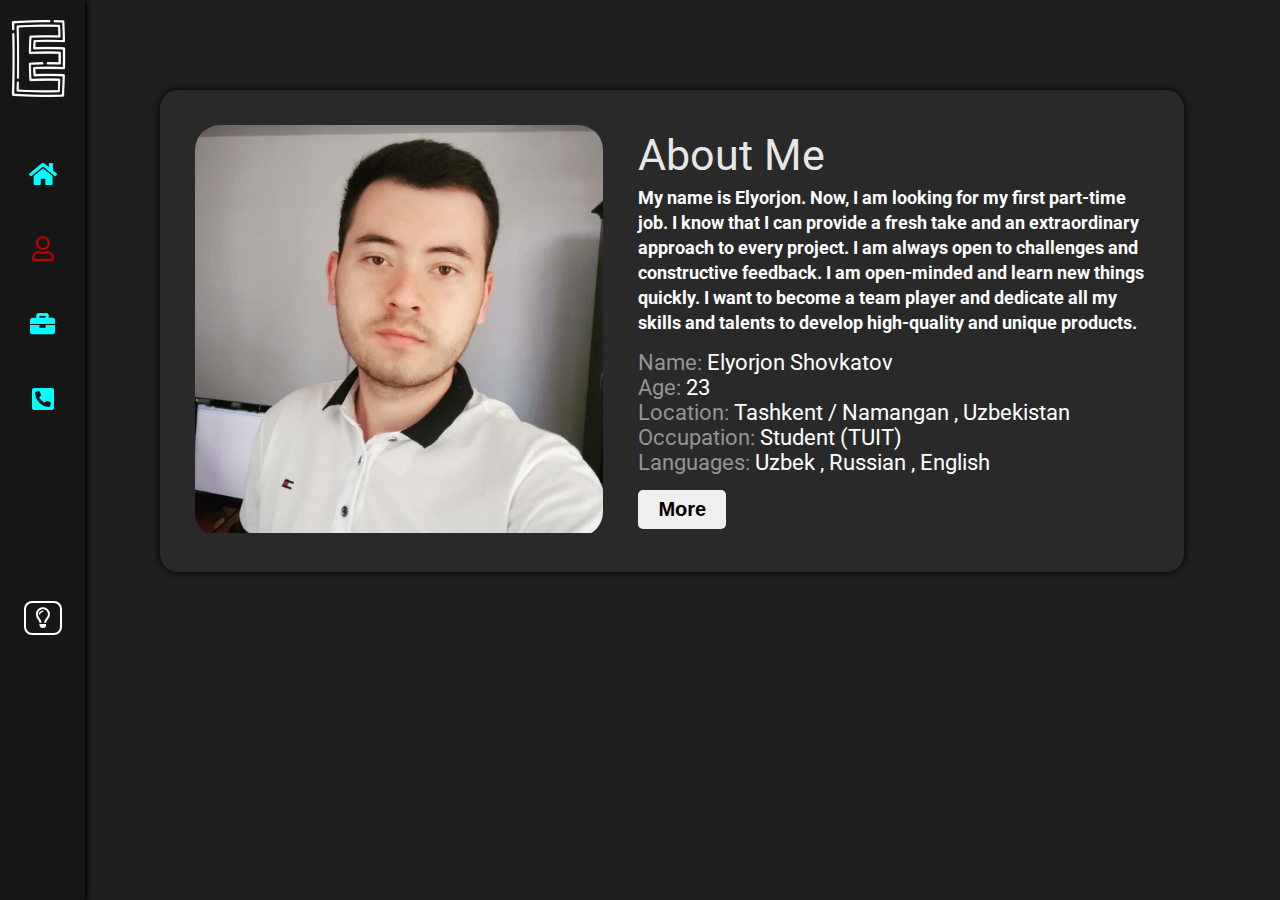
<file: about.html>
<!DOCTYPE html>
<html lang="en">
<head>
  <meta charset="UTF-8">
  <meta http-equiv="X-UA-Compatible" content="IE=edge">
  <meta name="viewport" content="width=device-width, initial-scale=1.0">
  <link rel="shortcut icon" href="../img/e(2).png">
  <link rel="stylesheet" href="https://cdnjs.cloudflare.com/ajax/libs/font-awesome/5.15.3/css/all.min.css">
  <link rel="stylesheet" id="style" href="./css/style.css">
  <title>Elyor | Portfolio</title>
</head>
<body>

<div class="navbar">
  <a class="logo" href="./index.html"><img src="./img/e(2).png" alt="logo"></a>
  <ul class="links">
    <li><a href="./index.html"><i class="fas fa-home"></i> <span>home</span></a></li>
    <li><a class="active" href="./about.html"><i class="far fa-user"></i> <span>about</span></a></li>
    <li><a href="./work.html"><i class="fas fa-briefcase"></i> <span>work</span></a></li>
    <li><a href="./contact.html"><i class="fas fa-phone-square-alt"></i> <span>contact</span></a></li>
  </ul>
  <button class="bulb"><i class="far fa-lightbulb"></i></button>
</div>
<div class="main_about shadow">
  <button class="navb cn"><i class="fas fa-angle-right"></i></button>
  <div class="box">
    <div class="cv">
      <div class="pic">
        <img src="./img/self-img.jpg" alt="img">
      </div>
      <div class="word">
        <h2>About Me</h2>
        <p class="ab">My name is Elyorjon. Now, I am looking for my first part-time job. I know that I can provide a fresh take and an extraordinary approach to every project. I am always open to challenges and constructive feedback. I am open-minded and learn new things quickly. I want to become a team player and dedicate all my skills and talents to develop high-quality and unique products. </p>
        <p><span>Name: </span> Elyorjon Shovkatov</p>
        <p><span>Age: </span> 23</p>
        <p><span>Location: </span>Tashkent / Namangan , Uzbekistan</p>
        <p><span>Occupation: </span>Student (TUIT)</p>
        <p><span>Languages: </span>Uzbek , Russian , English</p>
        <button class="more">More</button>
      </div>
    </div>
    <div class="skil">
      <h2>Skills</h2>
      <div class="soft">
        <h3>Soft Skills</h3>
        <div class="wrap">
          <p>Creative  </p>
          <p>Teamwork  </p>
          <p>Persuasion</p>
        </div>
        <div class="wrap">
          <p>Colloboration</p>
          <p>Adaptability</p>
          <p>Problem Solving</p>
        </div>
      </div>
      <div class="hard">
        <h3>Hard Skills</h3>
        <div class="wrap">
          <p>HTML/CSS</p>
          <p>Bootstrap/Less</p>
          <p>Responsive Design</p>
        </div>
        <div class="wrap">
          <p>JavaScript/Jquery</p>
          <p>Dom Manipulation</p>
          <p>Git/Github</p>
        </div>
      </div>
      <button class="back">Back</button>
    </div>
  </div>
  <canvas id="circles"></canvas>
</div>


<div class="loader">
  <div class="car">
    <svg
      xmlns="http://www.w3.org/2000/svg"
      xmlns:xlink="http://www.w3.org/1999/xlink"
      version="1.1"
      id="Capa_1"
      x="0px"
      y="0px"
      viewBox="0 0 512 512"
      style="enable-background: new 0 0 512 512"
      xml:space="preserve"
    >
      <g>
        <path
          style="fill: #e38100"
          d="M326.62,370.719l77.178-30.896c6.691-2.675,11.087-9.154,11.096-16.366V300.1l-88.274,35.31V370.719   z"
        />
        <path
          style="fill: #e38100"
          d="M185.381,370.719v-35.31L97.106,300.1v23.357c0.009,7.212,4.405,13.691,11.096,16.366   L185.381,370.719z"
        />
      </g>
      <path
        style="fill: #ffbc05"
        d="M190.898,491.902l30.331,12.994c22.21,9.472,47.333,9.472,69.543,0l30.331-12.95  c34.886-14.839,56.328-50.378,53.185-88.16l-12.358-147.824l12.694-151.699c2.966-35.875-16.251-69.94-48.498-85.944l-6.965-3.469  c-39.776-19.8-86.544-19.8-126.321,0l-6.965,3.469c-32.247,16.004-51.464,50.069-48.498,85.944l12.694,151.699l-12.358,147.86  C134.605,441.577,156.038,477.072,190.898,491.902z"
      />
      <path
        style="fill: #e38100"
        d="M138.33,396.23c49.672,65.508,133.921,94.63,213.439,73.771  c-8.518,9.428-18.979,16.905-30.667,21.901l-30.331,12.994c-22.21,9.472-47.333,9.472-69.543,0l-30.331-12.95  c-34.886-14.839-56.328-50.378-53.185-88.16L138.33,396.23z"
      />
      <path
        style="fill: #23aec8"
        d="M324.36,368.795l2.26-1.474c5.455-3.619,8.457-9.957,7.803-16.472l-7.803-77.337H185.381  l-7.768,77.337c-0.662,6.506,2.33,12.844,7.768,16.472l2.225,1.474C229.032,396.319,282.924,396.319,324.36,368.795z"
      />
      <path
        style="fill: #1967a3"
        d="M323.027,369.607c-41.277,26.668-94.436,26.35-135.386-0.812l-2.26-1.474  c-5.455-3.619-8.457-9.957-7.803-16.472l5.941-59.144C217.389,335.674,267.82,363.834,323.027,369.607z"
      />
      <path
        style="fill: #23aec8"
        d="M326.62,150.033H185.381l-6.779-40.677c-1.227-7.362,2.304-14.707,8.827-18.335l17.116-9.507  c31.991-17.778,70.902-17.778,102.893,0l17.116,9.507c6.523,3.628,10.054,10.972,8.827,18.335L326.62,150.033z"
      />
      <path
        style="fill: #1967a3"
        d="M187.437,91.022l8.624-4.793c34.692,30.605,76.19,52.479,121.042,63.805H185.381l-6.779-40.677  C177.365,101.994,180.905,94.65,187.437,91.022z"
      />
      <g>
        <rect
          x="285.98"
          y="423.671"
          transform="matrix(-0.5547 0.8321 -0.8321 -0.5547 853.9575 407.9586)"
          style="fill: #555160"
          width="63.657"
          height="17.656"
        />

        <rect
          x="185.38"
          y="400.698"
          transform="matrix(-0.8321 0.5547 -0.5547 -0.8321 595.7145 684.6945)"
          style="fill: #555160"
          width="17.656"
          height="63.657"
        />
      </g>
      <g></g>
      <g></g>
      <g></g>
      <g></g>
      <g></g>
      <g></g>
      <g></g>
      <g></g>
      <g></g>
      <g></g>
      <g></g>
      <g></g>
      <g></g>
      <g></g>
      <g></g>
    </svg>
  </div>
</div>


<script src="http://code.jquery.com/jquery-1.12.4.min.js" type="text/javascript"></script>
<script src="http://atuin.ru/js/art/circles.js" type="text/javascript"></script>
<script src="./script/script.js"></script>
</body>
</html>
</file>
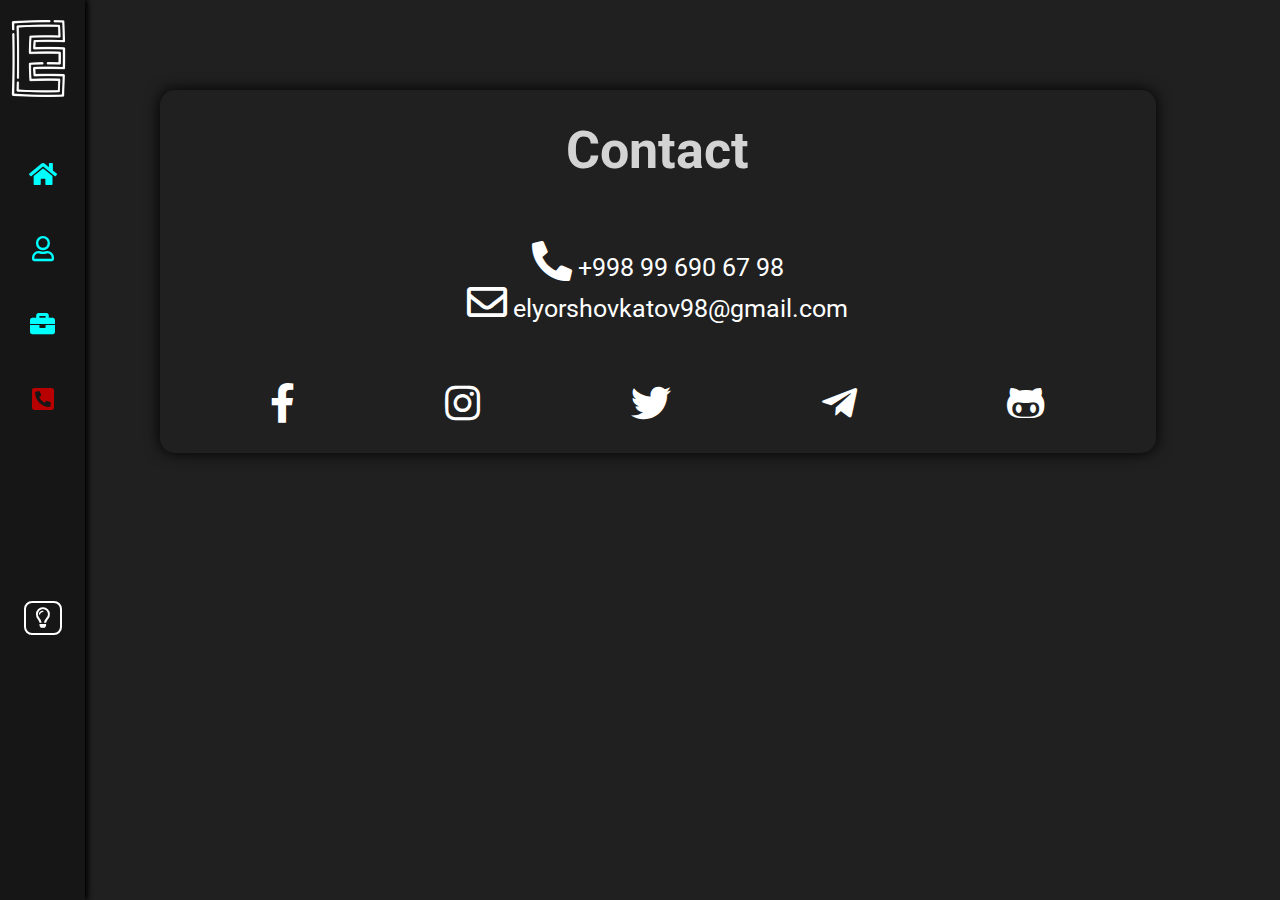
<file: contact.html>
<!DOCTYPE html>
<html lang="en">
<head>
  <meta charset="UTF-8">
  <meta http-equiv="X-UA-Compatible" content="IE=edge">
  <meta name="viewport" content="width=device-width, initial-scale=1.0">
  <link rel="shortcut icon" href="../img/e(2).png">
  <link rel="stylesheet" href="https://cdnjs.cloudflare.com/ajax/libs/font-awesome/5.15.3/css/all.min.css">
  <link rel="stylesheet" id="style" href="./css/style.css">
  <title>Elyor | Portfolio</title>
</head>
<body>

<div class="navbar">
  <a class="logo" href="./index.html"><img src="./img/e(2).png" alt="logo"></a>
  <ul class="links">
    <li><a href="./index.html"><i class="fas fa-home"></i> <span>home</span></a></li>
    <li><a href="./about.html"><i class="far fa-user"></i> <span>about</span></a></li>
    <li><a href="./work.html"><i class="fas fa-briefcase"></i> <span>work</span></a></li>
    <li><a class="active" href="./contact.html"><i class="fas fa-phone-square-alt"></i> <span>contact</span></a></li>
  </ul>
  <button class="bulb"><i class="far fa-lightbulb"></i></button>
</div>
<div class="main proj shadow">
  <button class="navb cn"><i class="fas fa-angle-right"></i></button>
  <div class="contact">
    <h2>Contact</h2>
    <p style="margin-top: 60px;"><i class="fas fa-phone-alt"></i> +998 99 690 67 98</p>
    <p style="margin-bottom: 60px;"><i class="far fa-envelope"></i> elyorshovkatov98@gmail.com</p>
    <div class="social">
      <a href="https://www.facebook.com/elyor.shavkatov.7" target="_blank"><i class="fab fa-facebook-f"></i></a>
      <a href="https://www.instagram.com/elyor__22" target="_blank"><i class="fab fa-instagram"></i></a>
      <a href="https://twitter.com/ElyorShovkatov" target="_blank"><i class="fab fa-twitter"></i></a>
      <a href="https://t.me/c0mrad_23" target="_blank"><i class="fab fa-telegram-plane"></i></a>
      <a href="https://github.com/elyor22" target="_blank"><i class="fab fa-github-alt"></i></a>
    </div>
  </div>
</div>


<div class="loader">
  <div class="car">
    <svg
      xmlns="http://www.w3.org/2000/svg"
      xmlns:xlink="http://www.w3.org/1999/xlink"
      version="1.1"
      id="Capa_1"
      x="0px"
      y="0px"
      viewBox="0 0 512 512"
      style="enable-background: new 0 0 512 512"
      xml:space="preserve"
    >
      <g>
        <path
          style="fill: #e38100"
          d="M326.62,370.719l77.178-30.896c6.691-2.675,11.087-9.154,11.096-16.366V300.1l-88.274,35.31V370.719   z"
        />
        <path
          style="fill: #e38100"
          d="M185.381,370.719v-35.31L97.106,300.1v23.357c0.009,7.212,4.405,13.691,11.096,16.366   L185.381,370.719z"
        />
      </g>
      <path
        style="fill: #ffbc05"
        d="M190.898,491.902l30.331,12.994c22.21,9.472,47.333,9.472,69.543,0l30.331-12.95  c34.886-14.839,56.328-50.378,53.185-88.16l-12.358-147.824l12.694-151.699c2.966-35.875-16.251-69.94-48.498-85.944l-6.965-3.469  c-39.776-19.8-86.544-19.8-126.321,0l-6.965,3.469c-32.247,16.004-51.464,50.069-48.498,85.944l12.694,151.699l-12.358,147.86  C134.605,441.577,156.038,477.072,190.898,491.902z"
      />
      <path
        style="fill: #e38100"
        d="M138.33,396.23c49.672,65.508,133.921,94.63,213.439,73.771  c-8.518,9.428-18.979,16.905-30.667,21.901l-30.331,12.994c-22.21,9.472-47.333,9.472-69.543,0l-30.331-12.95  c-34.886-14.839-56.328-50.378-53.185-88.16L138.33,396.23z"
      />
      <path
        style="fill: #23aec8"
        d="M324.36,368.795l2.26-1.474c5.455-3.619,8.457-9.957,7.803-16.472l-7.803-77.337H185.381  l-7.768,77.337c-0.662,6.506,2.33,12.844,7.768,16.472l2.225,1.474C229.032,396.319,282.924,396.319,324.36,368.795z"
      />
      <path
        style="fill: #1967a3"
        d="M323.027,369.607c-41.277,26.668-94.436,26.35-135.386-0.812l-2.26-1.474  c-5.455-3.619-8.457-9.957-7.803-16.472l5.941-59.144C217.389,335.674,267.82,363.834,323.027,369.607z"
      />
      <path
        style="fill: #23aec8"
        d="M326.62,150.033H185.381l-6.779-40.677c-1.227-7.362,2.304-14.707,8.827-18.335l17.116-9.507  c31.991-17.778,70.902-17.778,102.893,0l17.116,9.507c6.523,3.628,10.054,10.972,8.827,18.335L326.62,150.033z"
      />
      <path
        style="fill: #1967a3"
        d="M187.437,91.022l8.624-4.793c34.692,30.605,76.19,52.479,121.042,63.805H185.381l-6.779-40.677  C177.365,101.994,180.905,94.65,187.437,91.022z"
      />
      <g>
        <rect
          x="285.98"
          y="423.671"
          transform="matrix(-0.5547 0.8321 -0.8321 -0.5547 853.9575 407.9586)"
          style="fill: #555160"
          width="63.657"
          height="17.656"
        />

        <rect
          x="185.38"
          y="400.698"
          transform="matrix(-0.8321 0.5547 -0.5547 -0.8321 595.7145 684.6945)"
          style="fill: #555160"
          width="17.656"
          height="63.657"
        />
      </g>
      <g></g>
      <g></g>
      <g></g>
      <g></g>
      <g></g>
      <g></g>
      <g></g>
      <g></g>
      <g></g>
      <g></g>
      <g></g>
      <g></g>
      <g></g>
      <g></g>
      <g></g>
    </svg>
  </div>
</div>

<script src="./script/script.js"></script>
</body>
</html>
</file>
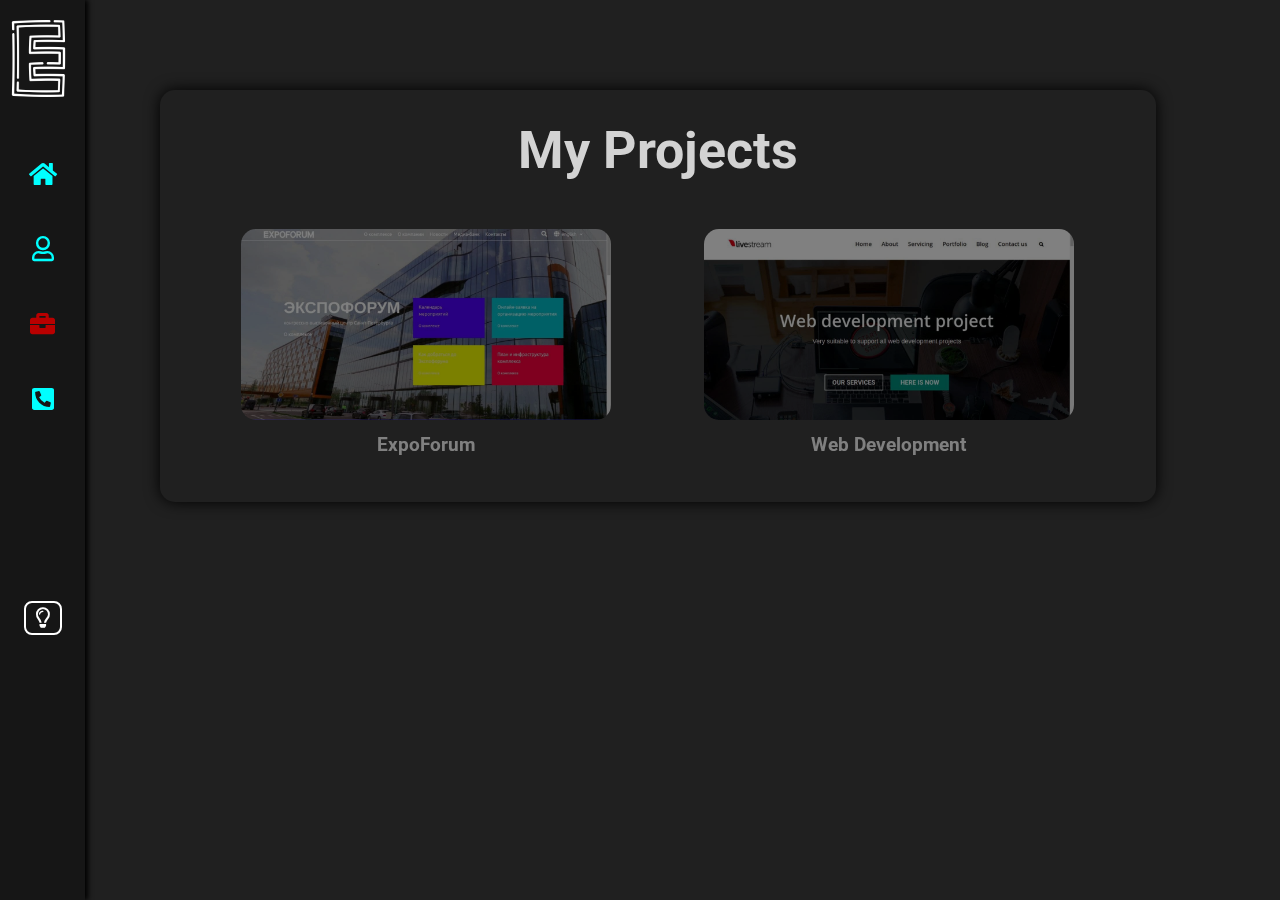
<file: work.html>
<!DOCTYPE html>
<html lang="en">
<head>
  <meta charset="UTF-8">
  <meta http-equiv="X-UA-Compatible" content="IE=edge">
  <meta name="viewport" content="width=device-width, initial-scale=1.0">
  <link rel="shortcut icon" href="../img/e(2).png">
  <link rel="stylesheet" href="https://cdnjs.cloudflare.com/ajax/libs/font-awesome/5.15.3/css/all.min.css">
  <link rel="stylesheet" id="style" href="./css/style.css">
  <title>Elyor | Portfolio</title>
</head>
<body>

<div class="navbar">
  <a class="logo" href="./index.html"><img src="./img/e(2).png" alt="logo"></a>
  <ul class="links">
    <li><a href="./index.html"><i class="fas fa-home"></i> <span>home</span></a></li>
    <li><a href="./about.html"><i class="far fa-user"></i> <span>about</span></a></li>
    <li><a class="active"  href="./work.html"><i class="fas fa-briefcase"></i> <span>work</span></a></li>
    <li><a href="./contact.html"><i class="fas fa-phone-square-alt"></i> <span>contact</span></a></li>
  </ul>
  <button class="bulb"><i class="far fa-lightbulb"></i></button>
</div>
<div class="main proj shadow">
  <button class="navb cn"><i class="fas fa-angle-right"></i></button>
  <div class="works">
    <h2>My Projects</h2>
    <div class="box">
      <div class="works_box">
        <a href="./ExpoForum/src/index.html" target="_blank"><img src="./img/photo_2021-07-01_15-33-31.jpg" alt="expo"></a>
        <h3>ExpoForum</h3>
      </div>
      <div class="works_box">
        <a href="./Web Development/src/index.html" target="_blank"><img src="./img/photo_2021-07-01_15-34-17.jpg" alt="web"></a>
        <h3>Web Development</h3>
      </div>
    </div>
  </div>
</div>

<div class="loader">
  <div class="car">
    <svg
      xmlns="http://www.w3.org/2000/svg"
      xmlns:xlink="http://www.w3.org/1999/xlink"
      version="1.1"
      id="Capa_1"
      x="0px"
      y="0px"
      viewBox="0 0 512 512"
      style="enable-background: new 0 0 512 512"
      xml:space="preserve"
    >
      <g>
        <path
          style="fill: #e38100"
          d="M326.62,370.719l77.178-30.896c6.691-2.675,11.087-9.154,11.096-16.366V300.1l-88.274,35.31V370.719   z"
        />
        <path
          style="fill: #e38100"
          d="M185.381,370.719v-35.31L97.106,300.1v23.357c0.009,7.212,4.405,13.691,11.096,16.366   L185.381,370.719z"
        />
      </g>
      <path
        style="fill: #ffbc05"
        d="M190.898,491.902l30.331,12.994c22.21,9.472,47.333,9.472,69.543,0l30.331-12.95  c34.886-14.839,56.328-50.378,53.185-88.16l-12.358-147.824l12.694-151.699c2.966-35.875-16.251-69.94-48.498-85.944l-6.965-3.469  c-39.776-19.8-86.544-19.8-126.321,0l-6.965,3.469c-32.247,16.004-51.464,50.069-48.498,85.944l12.694,151.699l-12.358,147.86  C134.605,441.577,156.038,477.072,190.898,491.902z"
      />
      <path
        style="fill: #e38100"
        d="M138.33,396.23c49.672,65.508,133.921,94.63,213.439,73.771  c-8.518,9.428-18.979,16.905-30.667,21.901l-30.331,12.994c-22.21,9.472-47.333,9.472-69.543,0l-30.331-12.95  c-34.886-14.839-56.328-50.378-53.185-88.16L138.33,396.23z"
      />
      <path
        style="fill: #23aec8"
        d="M324.36,368.795l2.26-1.474c5.455-3.619,8.457-9.957,7.803-16.472l-7.803-77.337H185.381  l-7.768,77.337c-0.662,6.506,2.33,12.844,7.768,16.472l2.225,1.474C229.032,396.319,282.924,396.319,324.36,368.795z"
      />
      <path
        style="fill: #1967a3"
        d="M323.027,369.607c-41.277,26.668-94.436,26.35-135.386-0.812l-2.26-1.474  c-5.455-3.619-8.457-9.957-7.803-16.472l5.941-59.144C217.389,335.674,267.82,363.834,323.027,369.607z"
      />
      <path
        style="fill: #23aec8"
        d="M326.62,150.033H185.381l-6.779-40.677c-1.227-7.362,2.304-14.707,8.827-18.335l17.116-9.507  c31.991-17.778,70.902-17.778,102.893,0l17.116,9.507c6.523,3.628,10.054,10.972,8.827,18.335L326.62,150.033z"
      />
      <path
        style="fill: #1967a3"
        d="M187.437,91.022l8.624-4.793c34.692,30.605,76.19,52.479,121.042,63.805H185.381l-6.779-40.677  C177.365,101.994,180.905,94.65,187.437,91.022z"
      />
      <g>
        <rect
          x="285.98"
          y="423.671"
          transform="matrix(-0.5547 0.8321 -0.8321 -0.5547 853.9575 407.9586)"
          style="fill: #555160"
          width="63.657"
          height="17.656"
        />

        <rect
          x="185.38"
          y="400.698"
          transform="matrix(-0.8321 0.5547 -0.5547 -0.8321 595.7145 684.6945)"
          style="fill: #555160"
          width="17.656"
          height="63.657"
        />
      </g>
      <g></g>
      <g></g>
      <g></g>
      <g></g>
      <g></g>
      <g></g>
      <g></g>
      <g></g>
      <g></g>
      <g></g>
      <g></g>
      <g></g>
      <g></g>
      <g></g>
      <g></g>
    </svg>
  </div>
</div>

<script src="./script/script.js"></script>
</body>
</html>
</file>
<file: css/style.css>
@import url('https://fonts.googleapis.com/css2?family=Roboto:wght@400;900&display=swap');
@import url('https://fonts.googleapis.com/css2?family=Freckle+Face&display=swap');

*{
  margin: 0;
  padding: 0;
  list-style: none;
  text-decoration: none;
  box-sizing: border-box;
}

body{
  font-family: 'Roboto',sans-serif;
  overflow: hidden;
}
.active i{
  color: rgb(185, 0, 0) !important;
}

/*============================== navbar =============================  */
.navbar{
  background-color: rgb(22, 22, 22);
  padding: 20px 0;
  position: fixed;
  top: 0;
  left: 0;
  width: 85px;
  height: 100%;
  display: flex;
  flex-direction: column;
  align-items: center;
  box-shadow: 3px 0px 5px black;
  z-index: 98;
}
.navbar .logo img{
  width: 90%;
}
.navbar .links{
  margin-top: 60px;
  display: flex;
  flex-direction: column;
  align-items: center;
}
.navbar .links i{
  display: block;
  font-size: 25px;
  color: aqua;
}
.navbar .links span{
  display: none;
  color: antiquewhite;
  text-transform: uppercase;
  font-weight: 700;
  line-height: 25px;
  font-size: 14px;
  color: aqua;
}
.navbar .links li{
  margin-bottom: 50px;
}
.navbar .bulb{
  margin-top: 140px;
  background: inherit;
  border: 2px solid white;
  padding: 5px 10px;
  border-radius: 8px;
  -webkit-border-radius: 8px;
  -moz-border-radius: 8px;
  -ms-border-radius: 8px;
  -o-border-radius: 8px;
  cursor: pointer;
}
.navbar .bulb i{
  color: white;
  font-size: 20px;
}
.bulb_active{
  opacity: 1;
}

/*============================== main - HOME =============================  */
.main , .main_about{
  background: rgb(32, 32, 32);
  width: 100%;
  height: 100vh;
}
.main .navb , .main_about .navb{
  position: absolute;
  top: 10px;
  right: 10px;
  width: 30px;
  height: 30px;
  border: none;
  background: white;
  display: none;
  border-radius: 8px;
  -webkit-border-radius: 8px;
  -moz-border-radius: 8px;
  -ms-border-radius: 8px;
  -o-border-radius: 8px;
}
.main .navb i ,.main_about .navb i{
  color: red;
  font-size: 30px;
}
.main .word{
  position: absolute;
  top: 200px;
  left: 180px;
}
.main .word p{
  font-size: 38px;
  font-weight: 500;
  color: white;
  font-family: 'Freckle Face', sans-serif;
  word-spacing: 10px;
}
.main .word h1{
  font-size: 70px;
  color: rgb(236, 236, 236);
  line-height: 110px;
  word-spacing: 15px;
  color: rgb(243, 243, 243);
}
.main .word .writer{
  font-family: 'Roboto',serif;
  line-height: 50px;
  font-size: 50px;
  color: yellow;
  margin-bottom: 30px;
}
.main .word button{
  text-transform: uppercase;
  padding: 10px 20px;
  font-size: 20px;
  background: inherit;
  color: white;
  cursor: pointer;
  transition: 800ms;
  border-radius: 8px;
  border: 3px solid green;
  -webkit-border-radius: 8px;
  -moz-border-radius: 8px;
  -ms-border-radius: 8px;
  -o-border-radius: 8px;
  -webkit-transition: 800ms;
  -moz-transition: 800ms;
  -ms-transition: 800ms;
  -o-transition: 800ms;
}
.main .word button:hover{
  background: aqua;
  border: 3px solid aqua;
  color: black;
}
/* ======== about ======== */
.main_about .box{
  position: absolute;
  top: 90px;
  left: 160px;
  background: rgba(126, 125, 125,0.1);
  padding: 35px 35px;
  border-radius: 18px;
  box-shadow: 0px 0px 10px black;
  -webkit-border-radius: 18px;
  -moz-border-radius: 18px;
  -ms-border-radius: 18px;
  -o-border-radius: 18px;
  width: 80%;
}
.main_about .box .cv{
  display: flex ;
  width: 100%;
  opacity: 1;
}
.main_about .box .cv .word{
  width: 100%;
  font-family: 'Roboto',sans-serif;
}
.main_about .box .cv .word h2{
  color: rgb(231, 231, 231);
  font-size: 43px;
  line-height: 60px;
  font-weight: 400;
}
.main_about .box .cv .word p{
  font-size: 22px;
  color: white;
}
.main_about .box .cv .word span{
  color: rgb(148, 148, 148);
}
.main_about .box .cv .word .ab{
  color: white;
  font-size: 18px;
  line-height: 25px;
  font-weight: 700;
  margin-bottom: 15px;
}
.main_about .box .cv .word button{
  margin-top: 15px;
  font-size: 20px;
  font-weight: 700;
  border: none;
  padding: 8px 20px;
  transition: 400ms;
  color: black;
  border-radius: 5px;
  -webkit-border-radius: 5px;
  -moz-border-radius: 5px;
  -ms-border-radius: 5px;
  -o-border-radius: 5px;
  -webkit-transition: 400ms;
  -moz-transition: 400ms;
  -ms-transition: 400ms;
  -o-transition: 400ms;
}
.main_about .box .cv .word button:hover{
  background: aqua;
  cursor: pointer;
}

.main_about .box .cv .pic{
  width: 80%;
  height: auto;
  overflow: hidden;
  border-radius: 25px;
  -webkit-border-radius: 25px;
  -moz-border-radius: 25px;
  -ms-border-radius: 25px;
  -o-border-radius: 25px;
  margin-right: 35px;
}
.main_about .box .cv .pic img{
  width: 100%;
}
.main_about .box .skil{
  padding: 45px;
  position: absolute;
  top: 0;
  left: 0;
  width: 100%;
  display: none;
  flex-direction: column;
}
.main_about .box .skil h2{
  color: rgb(211, 211, 211);
  font-size: 52px;
  text-align: center;
  line-height: 70px;
}
.main_about .box .skil h3{
  text-align: start;
  font-size: 32px;
  margin-top: 20px;
  color: #eee;
}
.main_about .box .skil .wrap{
  display: flex;
  /* justify-content: space-between; */
}
.main_about .box .skil .wrap p{
  text-align: start;
  font-size: 25px;
  margin-left: 100px;
  color: aqua;
}
.main_about .box .skil button{
  margin-top: 40px;
  width: 100px;
  padding: 5px 0;
  font-size: 20px;
  cursor: pointer;
  border: none;
  border-radius: 5px;
  transition: 400ms;
  -webkit-transition: 400ms;
  -moz-transition: 400ms;
  -ms-transition: 400ms;
  -o-transition: 400ms;
  -webkit-border-radius: 5px;
  -moz-border-radius: 5px;
  -ms-border-radius: 5px;
  -o-border-radius: 5px;
}
.main_about .box .skil button:hover{
  background: aqua;
}
/*=========== work ===========*/
.works{
  padding: 30px 35px;
  box-shadow: 0 0 15px black;
  width: 80%;
  margin: auto;
  border-radius: 15px;
  -webkit-border-radius: 15px;
  -moz-border-radius: 15px;
  -ms-border-radius: 15px;
  -o-border-radius: 15px;
}
.proj{
  padding-top: 90px;
  padding-left: 35px;
}
.works h2{
  text-align: center;
  color: rgb(211, 211, 211);
  font-size: 52px;
}
.works .box{
  display: flex;
  justify-content: space-around;
}
.works .works_box{
  filter: brightness(50%);
  transition: 600ms;
  width: 40%;
  padding-top: 3rem;
  padding-bottom: 1rem;
  -webkit-filter: brightness(50%);
  -webkit-transition: 600ms;
  -moz-transition: 600ms;
  -ms-transition: 600ms;
  -o-transition: 600ms;
}
.works .works_box:hover{
  filter: brightness(100%);
  -webkit-filter: brightness(100%);
}
.works h3{
  margin-top: 10px;
  text-align: center;
  color: #fff;
}
.works a img{
  width: 100%;
  height: auto;
  border-radius: 15px;
  -webkit-border-radius: 15px;
  -moz-border-radius: 15px;
  -ms-border-radius: 15px;
  -o-border-radius: 15px;
}
/*=========== contact ===========*/
.contact{
  padding: 30px 35px;
  box-shadow: 0 0 15px black;
  width: 80%;
  margin: auto;
  border-radius: 15px;
  -webkit-border-radius: 15px;
  -moz-border-radius: 15px;
  -ms-border-radius: 15px;
  -o-border-radius: 15px;
}
.contact h2{
  text-align: center;
  color: rgb(211, 211, 211);
  font-size: 52px;
}
.contact p{
  text-align: center;
  font-size: 25px;
  color: #fff;
}
.contact i{
  color: #fff;
  font-size: 40px;
}
.contact i:hover{
  color: aqua;
}
.contact .social{
  display: flex;
  justify-content: space-around;
}

/*======================== bg ==========================*/
#stars {
  width:100%;
  height: 100vh;
  -webkit-transition: all 0.4s ease-in-out;
  -moz-transition: all 0.4s ease-in-out;
  -ms-transition: all 0.4s ease-in-out;
  -o-transition: all 0.4s ease-in-out;
  transition: all 0.4s ease-in-out;
}
  #circles { 
    background:inherit;
    width:100%;
    -webkit-transition: all 0.4s ease-in-out;
    -moz-transition: all 0.4s ease-in-out;
    -ms-transition: all 0.4s ease-in-out;
    -o-transition: all 0.4s ease-in-out;
    transition: all 0.4s ease-in-out;
    }
    #circles:hover { 
    background:inherit;
  }

/*================================ loader ============================== */
.loader {
  position: absolute;
  top: 0;
  right: 0;
  bottom: 0;
  left: 0;
  background: #666;
  background-image: radial-gradient(#888, #555);
  display: flex;
  justify-content: center;
  align-items: center;
  z-index: 999;
}
.loader::before {
  width: 265px;
  height: 265px;
  border: 11px solid rgba(0,0,0,0);
}
.loader::after {
  width: 95px;
  height: 95px;
  border: 8px solid rgba(0,0,0,0);
}
.loader::before {
  width: 265px;
  height: 265px;
  border: 11px solid rgba(0,0,0,0);
}
.loader::before,
  ::after {
    content: '';
    position: absolute;
    border-radius: 50%;
    animation: tracks 10s linear forwards;
    -webkit-animation: tracks 10s linear forwards;
}
.car {
  position: relative;
  z-index: 1;
  transform-origin: bottom bottom;
  animation: drift 3.2s linear infinite;
}

.car::before {
  background: #eee;
  animation: smoke .5s linear infinite;
}  

.car::after {
  background: #eee;
  animation: smoke .5s linear .7s infinite;
}

svg {
  position: relative;
  width: 150px;
  padding: 0 0 150px;
  z-index: 1;
}

@keyframes smoke {
  from {
    left: 65px;
    width: 0px;
    height: 0px;
    opacity: 1;
  }
  to {
    left: -10px;
    width: 40px;
    height: 40px;
    opacity: 0;
  }
}

@keyframes drift {
  from {
    transform: rotate(0deg);
  }
  to {
    transform: rotate(360deg);
  }
}

@keyframes tracks {
  from {
    border-color: rgba(0,0,0,0);
  }
  to {
    border-color: rgba(0,0,0,1);
  }
}

/*======================================== Media  ===================================*/
@media(max-width:575px){
  .navbar{
    height: 100vh;
    overflow: hidden;
    transform: translateX(-100px);
    -webkit-transform: translateX(-100px);
    -moz-transform: translateX(-100px);
    -ms-transform: translateX(-100px);
    -o-transform: translateX(-100px);
  }
  .navbar .bulb{
    margin-top: 210px;
  }
  .navbar .logo{
    width: 60px;
  }
  .main .navb ,.main_about .navb{
    display: block;
  }
  .main .word , .main_about .word{
    top: 100px;
    left: 50px;
  }
  .main .word h1{
    line-height: 80px;
  }
  .main .word p{
    margin-bottom: 30px;
  }
  .main .word .writer{
    margin: 30px 0;
  }
  /*=== about ===*/
  .main_about .box{
    top: 50px;
    left: 20px;
    width: 90%;
    padding: 25px;
  }
  .main_about .box .cv{
    flex-direction: column;
    align-items: center;
  }
  .main_about .box .cv .pic{
    margin-right: 0;
  }
  .main_about .box .cv .word h2{
    text-align: center;
  }
  .main_about canvas{
    display: none;
    width: 100%;
    height: 100%;
  }
  .main_about .box .cv .word h2{
    font-size: 30px;
  }
  .main_about .box .cv .word p{
    font-size: 16px;
  }.main_about .box .cv .word .ab{
    font-size: 16px;
    line-height: 20px;
  }
  .main_about .box .skil{
    padding: 25px;
  }
  .main_about .box .skil .wrap{
    display: block;
  }
  /*=== work ===*/
  .proj{
    padding-top: 55px;
    padding-left: 0;
  }
  /*=== contact ===*/
  .contact p{
    font-size: 20px;
  }
  .contact i{
    font-size: 40px;
    display: block;
    margin-top: 30px;
    margin-bottom: 5px;
  }
  .contact .social{
    flex-wrap: wrap;
  }
  .contact .social i{
    font-size: 50px;
    margin: 35px 25px 0;
  }
}
/************* 576 - 767 *************/
@media(min-width:576px)and (max-width:767px){
  .navbar{
    height: 100vh;
    overflow: hidden;
    transform: translateX(-100px);
    -webkit-transform: translateX(-100px);
    -moz-transform: translateX(-100px);
    -ms-transform: translateX(-100px);
    -o-transform: translateX(-100px);
  }
  .navbar .bulb{
    margin-top: 250px;
  }
  .navbar .logo{
    width: 80px;
  }
  .main .navb ,.main_about .navb{
    display: block;
  }
  .main .word , .main_about .word{
    top: 100px;
    left: 100px;
  }
  .main .word h1{
    line-height: 80px;
  }
  .main .word p{
    margin-bottom: 30px;
  }
  .main .word .writer{
    margin: 30px 0;
  }
  /*=== about ===*/
  .main_about .box{
    top: 50px;
    left: 100px;
    width: 75%;
    padding: 25px;
  }
  .main_about .box .cv{
    flex-direction: column;
    align-items: center;
  }
  .main_about .box .cv .pic{
    margin-right: 0;
    width: 60%;
  }
  .main_about .box .cv .word h2{
    text-align: center;
  }
  .main_about canvas{
    display: none;
    width: 100%;
    height: 100%;
  }
  .main_about .box .cv .word h2{
    font-size: 30px;
  }
  .main_about .box .cv .word p{
    font-size: 16px;
  }.main_about .box .cv .word .ab{
    font-size: 16px;
    line-height: 20px;
  }
  .main_about .box .skil{
    padding: 25px;
  }
  .main_about .box .skil .wrap{
    display: block;
  }
  /*=== work ===*/
  .proj{
    padding: 55px 35px 0;
  }
  /*=== contact ===*/
  .contact p{
    font-size: 20px;
  }
  .contact i{
    font-size: 40px;
    display: block;
    margin-top: 30px;
    margin-bottom: 5px;
  }
  .contact .social{
    flex-wrap: wrap;
  }
  .contact .social i{
    font-size: 50px;
    margin: 35px 25px 0;
  }
}
/*************  768 - 991 *************/
@media(min-width:768px)and (max-width:991px){
  .navbar .bulb{
    margin-top: 250px;
  }
  .navbar .logo{
    width: 80px;
  }
  .main .navb ,.main_about .navb{
    display: none;
  }
  .main .word , .main_about .word{
    top: 100px;
    left: 150px;
  }
  .main .word h1{
    line-height: 80px;
  }
  .main .word p{
    margin-bottom: 30px;
  }
  .main .word .writer{
    margin: 30px 0;
  }
  /*=== about ===*/
  .main_about .box{
    top: 30px;
    left: 160px;
    width: 75%;
    padding: 25px;
  }
  .main_about .box .cv{
    flex-direction: column;
    align-items: center;
  }
  .main_about .box .cv .pic{
    margin-right: 0;
    width: 50%;
    height: 300px;
  }
  .main_about .box .cv .word h2{
    text-align: center;
  }
  .main_about canvas{
    display: none;
    width: 100%;
    height: 100%;
  }
  .main_about .box .cv .word h2{
    font-size: 48px;
    line-height: 65px;
  }
  .main_about .box .cv .word p{
    font-size: 20px;
  }.main_about .box .cv .word .ab{
    font-size: 18px;
    line-height: 24px;
  }
  .main_about .box .skil{
    padding: 25px;
  }
  .main_about .box .skil .wrap{
    display: flex;
    flex-wrap: wrap;
  }
  .main_about .box .skil .wrap p{
    margin: 20px 25px;
  }
  /*=== work ===*/
  .proj{
    padding: 55px 15px 0;
    transform: translateX(30px);
    -webkit-transform: translateX(30px);
    -moz-transform: translateX(30px);
    -ms-transform: translateX(30px);
    -o-transform: translateX(30px);
}
  /*=== contact ===*/
  .contact p{
    font-size: 20px;
  }
  .contact i{
    font-size: 40px;
    display: block;
    margin-top: 30px;
    margin-bottom: 5px;
  }
  .contact .social{
    flex-wrap: wrap;
  }
  .contact .social i{
    font-size: 50px;
    margin: 35px 25px 0;
  }
}
</file>
<file: ExpoForum/src/css/style.css>
/* ====================== Main ========================== */
main {
  background: url(../img/bgc.png) no-repeat;
  background-size: cover;
}
main .header {
  border-bottom: 1px solid #fff;
  margin-bottom: 200px;
}
main .header .navbar button{
  background-color: inherit;
  border: none;
  outline: none;
  display: none;
}
main .header .navbar ul {
  list-style: none;
  display: flex;
  margin-bottom: 0;
}
main .header .navbar ul a {
  text-decoration: none;
  font-size: 16px;
  color: #fff;
  margin-left: 20px;
}
main .header .navbar a img {
  width: 175px;
  height: 24px;
}
main .header .navbar span {
  cursor: pointer;
}
main .header .navbar span input {
  display: none;
  width: 160px;
  height: 28px;
  outline: none;
  border-radius: 5px;
}
main .header .navbar span i {
  font-size: 20px;
  color: #fff;
}
main .header .navbar span select {
  background-color: inherit;
  border: none;
  color: #fff;
  outline: none;
  cursor: pointer;
}
main .header .navbar span option {
  border-color: inherit;
  color: black;
}
main .header .navbar .language {
  margin-left: 20px;
}
main .content {
  color: #fff;
}
main .content .container {
  max-width: 1000px;
}
main .content .box {
  display: flex;
  justify-content: space-between;
}
main .content .box1 h1 {
  font-weight: 700;
  font-size: 56px;
  font-family: sans-serif;
}
main .content .box1 p{
  animation-delay: 300ms;
}
main .content a {
  text-decoration: none;
  color: white;
}
main .content .box2 a {
  font-size: 12px;
}
main .content .box2 {
  display: flex;
  margin-bottom: 120px;
}
main .content .box2 .cr {
  width: 250px;
  height: 140px;
  padding: 20px;
}
main .content .box2 .cards1 {
  background-color: blue;
  margin-right: 25px;
  margin-bottom: 25px;
}
main .content .box2 .cards2 {
  background-color: yellow;
}
main .content .box2 .cards3 {
  background-color: #30bcc9;
  margin-bottom: 25px;
}
main .content .box2 .cards4 {
  background-color: #f6404f;
}

/* ====================== Company ========================== */
.company {
  background-color: #2378fc;
}
.company .container {
  max-width: 1000px;
}
.company .box {
  display: flex;
  padding-top: 75px;
  margin-bottom: 75px;
  color: #fff;
}
.company .box .box1{
  width: 50%;
  display: flex;
  justify-content: space-around;
}
.company .box h3 {
  font-size: 26px;
  margin-bottom: 20px;
}
.company .box p {
  font-size: 13px;
}
.company .box p:hover {
  color: yellow;
}

/* ====================== Plan ========================== */
.plan {
  background-color: #ffc41e;
}
.plan .container {
  max-width: 1000px;
  padding-top: 75px;
}
.plan .header {
  display: flex;
  justify-content: space-between;
  align-items: center;
  margin-bottom: 55px;
}
.plan .header h2 {
  font-size: 30px;
}
.plan .header a {
  font-size: 16px;
  color: #000;
}
.plan .content {
  display: flex;
  flex-wrap: wrap;
}
.plan .content .cards {
  width: 33.33333%;
  padding: 15px;
}
.plan .content .cards img {
  max-width: 100%;
  height: auto;
  margin-bottom: 10px;
}
.plan .content .cards span {
  font-size: 12px;
  margin-bottom: 10px;
}
.plan .content .cards p {
  font-size: 14px;
}
.plan .content .cards a {
  font-size: 21px;
  color: #f6404f;
  text-decoration: none;
  margin-bottom: 10px;
}
.plan .content .cards a:hover {
  color: #2378fc;
}

/* ====================== News ========================== */
.news{
  background-color: #FAF3E3;
}
.news .container {
  max-width: 1000px;
}
.news .box {
  display: flex;
  padding-top: 60px;
}
.news .box .boxLeft {
  width: 50%;
  padding: 0 60px;
}
.news .box .boxLeft img {
  width: 100%;
  height: auto;
  margin-bottom: 60px;
}
.news .box .boxRight {
  padding: 0 60px;
}
.news .box .boxRight .head {
  display: flex;
  justify-content: space-between;
  align-items: center;
  margin-bottom: 25px;
}
.news .box .boxRight .head h4 {
  font-size: 22px;
}
.news .box .boxRight .head a {
  font-size: 13px;
  color: #000;
}
.news .box .boxRight .new .list img {
  width: 100px;
  height: auto;
  margin-bottom: 20px;
  margin-right: 25px;
}
.news .box .boxRight .new .list span {
  font-size: 14px;
  color: #f6404f;
  line-height: 0;
}
.news .box .boxRight .new .list p {
  display: inline;
}
.news .box .boxRight .new .list {
  display: flex;
}

/* ====================== Footer ========================== */
.footer{
  background-color: #30bcc9;
  color: #fff;
}
.footer .container{
  max-width: 1000px;
}
.footer .box{
  width: 33.3%;
  margin-left: 80px;
}
.footer .box h4{
  font-size: 26px;
  margin-bottom: 20px;
}
.footer .foot{
  display: flex;
  flex-wrap: wrap;
  justify-content: space-between;
  margin-bottom: 50px;
  padding-top: 60px;
}
.footer .box{
  width: 26%;
  margin-left: 0;
  margin-bottom: 20px;
}
.footer .box p{
  font-size: 12px;
  line-height: 14px;
}
.footer .box p:hover{
  color: #ffc41e;
  cursor: pointer;
}
.footer .box .links{
  display: flex;
}
.footer .box i{
  font-size: 34px;
  margin-left: 25px;
  color: #fff;  
}
.footer .fa-youtube:hover{
  color: red;
}
.footer .fa-vk:hover{
  color: #448cf8;
}
.footer .fa-facebook-f:hover{
  color: blue;
}
.footer .fa-instagram:hover{
  color: #f6404f;
}

/* ====================== Media ========================== */
@media(max-width:575px){
  main{
    background: gray;
  }
  main .header{
    margin-bottom: 20px;
  }
  main .header .navbar{
    display: flex;
  }
  main .header .navbar a img{
    width: 90%;
    height: auto;
  }
  main .header .navbar button{
    display: inline-block;
  }
  main .header .navbar button i{
    font-size: 26px;
    margin-top: 5px;
  }
  main .header .navbar ul{
    display: none;
  }
  main .header .navbar ul a{
    font-size: 25px;
  }
  main .header .navbar .search{
    display: none;
  }
  main .content .box{
    display: block;
  }
  main .content .box2{
    display: block;
    text-align: center;
  }
  main .content .box2 .cr{
    width: 90%;
    height: 200px;
    margin: auto;
    margin-bottom: 25px;
    padding-top: 40px;
  }
  main .content .box2 .cr p{
    font-size: 29px;
  }
  main .content .box2 .cr span{
    display: none;
  }
  main .content .box1{
    text-align: center;
    margin-bottom: 40px;
  }
  main .content .box1 h1{
    font-size: 36px;
  }
  main .content .box1 p{
    font-size: 20px;
  }
  main .content .box1 a{
    font-size: 25px;
    color: rgb(46, 46, 46);
  }
  .company .box{
    display: block;
    text-align: center;
  }
  .company .box .box1{
    display: block;
    margin: auto;
    text-align: center;
  }
  .company .box .boxes{
    border-bottom: 1px solid #fff;
    width: 100%;
    margin: auto;
    margin-bottom: 30px;
  }
  .plan .header{
    display: block;
    text-align: center;
  }
  .plan .content{
    display: block;
    text-align: center;
  }
  .plan .content .cards{
    width: 90%;
    margin: auto;
  }
  .news .box .boxLeft{
    display: none;
  }
  .news .box .boxRight{
    margin: 0;
    padding: 0;
    margin-bottom: 30px;
  }
  .news .box .boxRight img{
    height: auto;
  }
  .news .box .boxRight p{
    font-size: 14px;
  }
  .footer .foot{
    text-align: center;
  }
  .footer .foot .foot1{
    display: block;
  }
  .footer .foot .foot2{
    display: block;
  }
  .footer .foot .box{
    width: 90%;
    margin: auto;
    border-top: 1px solid #fff;
    margin-bottom: 10px;
    padding: 20px 0;
  }
  .footer .foot .box h4{
    font-size: 30px;
  }
  .footer .foot .box p{
    font-size: 18px;
  }
  .footer .foot .box .links{
    justify-content: space-between;
    padding: 0 30px;
  }
}
@media(min-width:576px) and (max-width:767px){
  main .container{
    max-width: 752px;
  }
  main .header{
    margin-bottom: 20px;
  }
  main .header .navbar{
    display: flex;
  }
  main .header .navbar a img{
    width: 90%;
    height: auto;
  }
  main .header .navbar button{
    display: inline-block;
  }
  main .header .navbar button i{
    font-size: 26px;
    margin-top: 5px;
    color: white;
  }
  main .header .navbar ul{
    display: none;
  }
  main .header .navbar ul a{
    font-size: 25px;
  }
  main .header .navbar .search{
    display: none;
  }
  main .content .box{
    display: block;
  }
  main .content .box2{
    justify-content: center;
  }
  main .content .box1{
    text-align: center;
    margin-bottom: 40px;
  }
  main .content .box1 h1{
    font-size: 36px;
  }
  main .content .box1 p{
    font-size: 20px;
  }
  main .content .box2 .cr{
    margin-bottom: 50px;
  }
  .company .box{
    flex-direction: column;
    margin: 0;
  }
  .company .box .box1{
    width: 100%;
    margin-bottom: 40px;
  }
  .news .boxLeft{
    display: none;
  }
  .footer .foot{
    flex-wrap: wrap;
    justify-content: space-around;
  }
  .footer .box{
    margin-left: 0;  
    width: 36%;
  }
}
@media(min-width:768px) and (max-width:991px){
  main .header{
    margin-bottom: 80px;
  }
  main .header .navbar{
    display: block;
    text-align: center;
  }
  main .header .navbar a img{
    margin-bottom: 20px;
  }
  main .header .navbar ul{
    margin-bottom: 20px;
  }
  main .content .box{
  flex-direction: column;
  align-items: center;    
  }
  .news .box .boxLeft{
    display: none;
  }
}
</file>
<file: Web Development/src/css/style.css>
@font-face {
  font-family: 'OpenSans-Semi-Bold';
  src: url('../font/OpenSans-Semi-Bold/OpenSans-SemiBold.eot');
  src: url('../font/OpenSans-Semi-Bold/OpenSans-SemiBold.eot?#iefix') format('embedded-opentype'), url('../font/OpenSans-Semi-Bold/OpenSans-SemiBold.woff') format('woff'), url('../font/OpenSans-Semi-Bold/OpenSans-SemiBold.ttf') format('truetype'), url('../font/OpenSans-Semi-Bold/OpenSans-SemiBold.svg#OpenSans-Semi-Bold') format('svg');
  font-style: normal;
  font-weight: normal;
}
@font-face {
  font-family: 'OpenSans-Bold';
  src: url('../font/OpenSans-Bold/OpenSans-Bold.eot');
  src: url('../font/OpenSans-Bold/OpenSans-Bold.eot?#iefix') format('embedded-opentype'), url('../font/OpenSans-Bold/OpenSans-Bold.woff') format('woff'), url('../font/OpenSans-Bold/OpenSans-Bold.ttf') format('truetype'), url('../font/OpenSans-Bold/OpenSans-Bold.svg#OpenSans-Bold') format('svg');
  font-style: normal;
  font-weight: normal;
}
@font-face {
  font-family: 'OpenSans';
  src: url('../font/OpenSans/OpenSans-Regular.eot');
  src: url('../font/OpenSans/OpenSans-Regular.eot?#iefix') format('embedded-opentype'), url('../font/OpenSans/OpenSans-Regular.woff') format('woff'), url('../font/OpenSans/OpenSans-Regular.ttf') format('truetype'), url('../font/OpenSans/OpenSans-Regular.svg#OpenSans') format('svg');
  font-style: normal;
  font-weight: normal;
}
@font-face {
  font-family: 'Roboto-Bold';
  src: url('../font/Roboto-Bold/Roboto-Bold.eot');
  src: url('../font/Roboto-Bold/Roboto-Bold.eot?#iefix') format('embedded-opentype'), url('../font/Roboto-Bold/Roboto-Bold.woff') format('woff'), url('../font/Roboto-Bold/Roboto-Bold.ttf') format('truetype'), url('../font/Roboto-Bold/Roboto-Bold.svg#Roboto-Bold') format('svg');
  font-style: normal;
  font-weight: normal;
}
@font-face {
  font-family: 'Roboto';
  src: url('../font/Roboto/Roboto-Regular.eot');
  src: url('../font/Roboto/Roboto-Regular.eot?#iefix') format('embedded-opentype'), url('../font/Roboto/Roboto-Regular.woff') format('woff'), url('../font/Roboto/Roboto-Regular.ttf') format('truetype'), url('../font/Roboto/Roboto-Regular.svg#Roboto') format('svg');
  font-style: normal;
  font-weight: normal;
}
/*=========================== Main =============================*/
main .header {
  text-align: right;
  height: 110px;
}
main .header .logo {
  margin-top: 25%;
  margin-right: 20px;
  width: 150px;
}
main .header .links-header {
  display: inline-block;
  margin-top: 40px;
  margin-bottom: 40px;
}
main .header .links-header a {
  color: #212121;
  text-decoration: none;
  font-family: 'OpenSans-Semi-Bold', sans-serif;
  font-size: 20px;
  margin-left: 30px;
}
main .header .links-header a:hover {
  color: grey;
}
main .header button {
  border: none;
  width: 30px;
  height: 30px;
  background-color: inherit;
  border-radius: 5px;
  margin-left: 30px;
  outline: none;
}
main .header input {
  display: none;
  width: 180px;
  padding-left: 5px;
  margin-left: 15px;
  background-color: #a2a2a2;
  border-radius: 5px;
  height: 30px;
  border: none;
}
main .content {
  background: url('../img/mainPicBG.png') no-repeat center;
  text-align: center;
  background-size: cover;
  color: #fff;
}
main .content h2 {
  font-family: 'OpenSans-Semi-Bold', sans-serif;
  padding-top: 175px;
  margin-bottom: 20px;
  font-size: 60px;
}
main .content p {
  font-family: sans-serif;
  margin-bottom: 100px;
  font-size: 22px;
}
main .content .btn-content {
  margin-bottom: 180px;
  font-size: 22px;
}
main .content .btn-content button {
  width: 205px;
  height: 55px;
  text-transform: uppercase;
  color: #fff;
  font-family: 'Roboto-Bold', sans-serif;
  outline: none;
}
main .content .btn-content .btn-service {
  border: 2px solid white;
  background-color: inherit;
  -webkit-animation-delay: 0.6s;
          animation-delay: 0.6s;
}
main .content .btn-content .btn-service:hover {
  background-color: #e4fdf9;
  color: #000;
  border: none;
}
main .content .btn-content .btn-now {
  background-color: #00897b;
  border: none;
  margin-left: 20px;
  -webkit-animation-delay: 0.6s;
          animation-delay: 0.6s;
}
main .content .btn-content .btn-now:hover {
  background-color: #e4fdf9;
  color: #000;
  border: none;
}
/*=========================== About =============================*/
.about-header {
  text-align: center;
  color: #212121;
}
.about-header h2 {
  font-family: 'OpenSans-Bold', sans-serif;
  font-size: 30px;
  margin-top: 115px;
  margin-bottom: 28px;
}
.about-header p {
  font-family: 'OpenSans', sans-serif;
  font-size: 15px;
  margin-bottom: 110px;
  width: 610px;
  margin-left: -6%;
}
.about-content {
  text-align: center;
  color: #212121;
}
.about-content .about-animate {
  -webkit-animation-iteration-count: infinite;
          animation-iteration-count: infinite;
}
.about-content .animation-del1 {
  -webkit-animation-delay: 0.2s;
          animation-delay: 0.2s;
}
.about-content .animation-del2 {
  -webkit-animation-delay: 0.4s;
          animation-delay: 0.4s;
}
.about-content .animation-del3 {
  -webkit-animation-delay: 0.6s;
          animation-delay: 0.6s;
}
.about-content i {
  font-size: 90px;
  margin-bottom: 30px;
}
.about-content i:hover {
  color: #00897b;
}
.about-content h3 {
  font-family: 'OpenSans-Semi-Bold', sans-serif;
  font-size: 20px;
  margin-bottom: 20px;
}
.about-content p {
  font-family: 'OpenSans', sans-serif;
  font-size: 15px;
  width: 250px;
  margin-bottom: 115px;
  margin-left: 50px;
}
/*=========================== Service =============================*/
.service {
  background-color: #e4fdf9;
}
.service-header {
  text-align: center;
  color: #212121;
}
.service-header h2 {
  font-family: 'OpenSans-Bold', sans-serif;
  font-size: 30px;
  margin-top: 115px;
  margin-bottom: 28px;
}
.service-header p {
  font-family: 'OpenSans', sans-serif;
  font-size: 15px;
  margin-bottom: 110px;
  width: 610px;
  margin-left: -6%;
}
.service-content {
  text-align: center;
  color: #212121;
}
.service-content .box {
  display: inline-block;
  background-color: #fff;
  width: 350px;
  height: 425px;
  border-radius: 4px;
}
.service-content .box:hover {
  background-color: #00897b;
  color: #fff;
}
.service-content .box:hover button {
  border: 2px solid #fff;
  color: #fff;
}
.service-content .box1,
.service-content .box3,
.service-content .box5 {
  margin-bottom: 25px;
}
.service-content .box2,
.service-content .box4,
.service-content .box6 {
  margin-bottom: 110px;
}
.service-content img {
  width: 58px;
  height: auto;
  margin-top: 50px;
  margin-bottom: 25px;
}
.service-content h4 {
  font-family: 'OpenSans-Semi-Bold', sans-serif;
  font-size: 20px;
  margin-bottom: 15px;
}
.service-content p {
  font-family: 'OpenSans', sans-serif;
  font-size: 15px;
  margin-bottom: 40px;
  margin-left: 15%;
  width: 260px;
}
.service-content button {
  text-transform: uppercase;
  font-family: 'OpenSans-Semi-Bold', sans-serif;
  font-size: 20px;
  border: 2px solid #212121;
  width: 135px;
  height: 40px;
  background-color: inherit;
  -webkit-animation-delay: 0.5s;
          animation-delay: 0.5s;
}
/*=========================== Work =============================*/
.work-header {
  text-align: center;
  color: #212121;
}
.work-header h2 {
  font-family: 'OpenSans-Bold', sans-serif;
  font-size: 30px;
  margin-top: 115px;
  margin-bottom: 28px;
}
.work-header p {
  font-family: 'OpenSans', sans-serif;
  font-size: 15px;
  margin-bottom: 110px;
  width: 610px;
  margin-left: -6%;
}
.work-content .head {
  text-align: center;
  font-family: 'OpenSans-Semi-Bold', sans-serif;
  font-size: 20px;
  color: #212121;
}
.work-content .head button {
  text-transform: uppercase;
  margin-left: 10px;
  margin-bottom: 110px;
  border: 2px solid #00897b;
  background-color: inherit;
  padding: 5px 20px;
}
.work-content .head button:hover {
  background-color: #00897b;
}
.work-content .body .box-work {
  width: 360px;
  height: 360px;
}
.work-content .body .box-work img {
  width: 100%;
  height: 100%;
}
.work-content .body .one {
  display: inline-block;
}
.work-content .body .one h4 {
  position: absolute;
  display: block;
  font-family: 'OpenSans-Semi-Bold', sans-serif;
  font-size: 20px;
  color: #fff;
  top: 0;
  margin-top: 140px;
  margin-left: 120px;
}
.work-content .body .one p {
  position: absolute;
  display: block;
  font-family: 'OpenSans-Semi-Bold', sans-serif;
  font-size: 15px;
  color: #fff;
  top: 0;
  margin-top: 165px;
  margin-left: 135px;
}
.work-content .body .basement-1 {
  margin-bottom: 20px;
}
.work-content .body .basement-2 {
  margin-bottom: 120px;
}
.work-content .cellar {
  text-align: center;
  font-family: 'OpenSans-Semi-Bold', sans-serif;
  font-size: 20px;
  color: #212121;
}
.work-content .cellar button {
  text-transform: uppercase;
  margin-left: 10px;
  margin-bottom: 110px;
  border: 2px solid #00897b;
  background-color: inherit;
  padding: 10px 60px;
}
.work-content .cellar button:hover {
  background-color: #00897b;
}
/*=========================== Plan =============================*/
.plan {
  background-color: #f0f0f0;
}
.plan-header {
  text-align: center;
  color: #212121;
}
.plan-header h2 {
  font-family: 'OpenSans-Bold', sans-serif;
  font-size: 30px;
  margin-top: 115px;
  margin-bottom: 28px;
}
.plan-header p {
  font-family: 'OpenSans', sans-serif;
  font-size: 15px;
  margin-bottom: 110px;
  width: 610px;
  margin-left: -6%;
}
.plan-content .box-plan {
  background: url(../img/plan-bg.png) no-repeat;
  background-size: cover;
  text-align: center;
  padding: 40px 90px 50px 90px;
  margin-bottom: 110px;
}
.plan-content .box-plan h4,
.plan-content .box-plan p {
  font-family: 'OpenSans', sans-serif;
  display: inline-block;
  color: #fff;
}
.plan-content .box-plan h5 {
  font-family: 'OpenSans', sans-serif;
  font-size: 25px;
  color: #fff;
  margin-bottom: 20px;
}
.plan-content .box-plan h4 {
  font-size: 50px;
}
.plan-content .box-plan p {
  font-size: 17px;
  margin-bottom: 100px;
}
.plan-content .box-plan sup {
  color: #fff;
  font-family: 'OpenSans', sans-serif;
  font-size: 30px;
}
.plan-content .box-plan h6 {
  font-family: 'OpenSans', sans-serif;
  font-size: 17px;
}
.plan-content .box-plan hr {
  margin-top: -2px;
  margin-bottom: 25px;
}
.plan-content .box-plan button {
  font-family: 'OpenSans-Semi-Bold', serif;
  font-size: 20px;
  text-transform: uppercase;
  width: 100%;
  height: 50px;
  border: 2px solid #000;
  background-color: inherit;
  margin-top: 35px;
}
.plan-content .box-plan button:hover {
  background-color: #00897b;
  color: #fff;
  border: 2px solid #00897b;
}
.plan-content .box-plan:hover {
  -webkit-box-shadow: 0 0 10px #000;
          box-shadow: 0 0 10px #000;
}
/*=========================== Team =============================*/
.team-header {
  text-align: center;
  color: #212121;
}
.team-header h2 {
  font-family: 'OpenSans-Bold', sans-serif;
  font-size: 30px;
  margin-top: 115px;
  margin-bottom: 28px;
}
.team-header p {
  font-family: 'OpenSans', sans-serif;
  font-size: 15px;
  margin-bottom: 110px;
  width: 610px;
  margin-left: -6%;
}
.team-content .box-slide {
  text-align: center;
  outline: none;
  color: #212121;
}
.team-content .box-slide img {
  width: 350px;
  height: 320px;
  border-radius: 18px;
}
.team-content .box-slide h3 {
  font-family: 'OpenSans-Semi-Bold', sans-serif;
  font-size: 20px;
  margin-top: 25px;
}
.team-content .box-slide p {
  font-family: 'OpenSans', sans-serif;
  font-size: 15px;
  margin-bottom: 15px;
}
.team-content .box-slide .icons {
  text-align: left;
  margin-bottom: 120px;
  padding-left: 45px;
}
.team-content .box-slide .icons img {
  width: 40px;
  height: auto;
  display: inline-block;
  margin-left: 20px;
}
.team-content .box-slide .icons i {
  font-size: 30px;
  color: #00897b;
  margin-left: 30px;
}
.team-content .box-slide .icons .fb:hover {
  color: blue;
}
.team-content .box-slide .icons .tw:hover {
  color: #0080ff;
}
.team-content .box-slide .icons .message:hover {
  color: green;
}
.team-content .box-slide .icons .globe:hover {
  color: #000;
}
.team-content .arrow {
  position: absolute;
  top: 25%;
  border: none;
  background-color: inherit;
  outline: none;
  z-index: 91;
}
.team-content .arrow img {
  width: 20px;
  height: auto;
}
.team-content .prev {
  left: -3px;
}
.team-content .next {
  right: 15px;
}
/*=========================== Blog =============================*/
.blog {
  background-color: #e4fdf9;
}
.blog-header {
  text-align: center;
  color: #212121;
}
.blog-header h2 {
  font-family: 'OpenSans-Bold', sans-serif;
  font-size: 30px;
  margin-top: 115px;
  margin-bottom: 28px;
}
.blog-header p {
  font-family: 'OpenSans', sans-serif;
  font-size: 15px;
  margin-bottom: 110px;
  width: 610px;
  margin-left: -6%;
}
.blog-content img {
  width: 100%;
  height: auto;
}
.blog-content .box-blog1 {
  padding-top: 60px;
}
.blog-content .box-blog1 a {
  text-decoration: none;
  color: #000;
  font-family: 'OpenSans', sans-serif;
  font-size: 25px;
  font-weight: 600;
}
.blog-content .box-blog1 a:hover {
  color: #00897b;
}
.blog-content .box-blog1 .box-blog {
  margin-top: 20px;
}
.blog-content .box-blog1 .box-blog img {
  width: 19px;
  height: auto;
}
.blog-content .box-blog1 .box-blog p {
  display: inline-block;
  font-family: 'OpenSans', sans-serif;
  font-size: 17px;
  font-weight: 600;
  margin-right: 40px;
}
.blog-content .box-blog1 p {
  font-family: 'OpenSans', sans-serif;
  font-size: 15px;
  font-weight: 400;
}
.blog button {
  font-family: 'Roboto', sans-serif;
  font-size: 20px;
  font-weight: 700;
  text-transform: uppercase;
  border: none;
  background-color: #00897b;
  color: #fff;
  padding: 20px 55px;
  margin-left: 40%;
  margin-top: 120px;
  margin-bottom: 125px;
}
.blog button:hover {
  background-color: white;
  color: #000;
  border: 2px solid #000;
  padding: 18px 53px;
}
/*=========================== Contact =============================*/
.contact {
  background: url(../img/contact-bg.png) no-repeat;
}
.contact-header {
  text-align: center;
  color: white;
}
.contact-header h2 {
  font-family: 'OpenSans-Bold', sans-serif;
  font-size: 30px;
  margin-top: 115px;
  margin-bottom: 28px;
}
.contact-header p {
  font-family: 'OpenSans', sans-serif;
  font-size: 15px;
  margin-bottom: 110px;
  width: 610px;
  margin-left: -6%;
}
.contact-content {
  padding: 0 70px;
  text-align: center;
  padding-bottom: 10px;
}
.contact-content .contacts {
  text-align: center;
}
.contact-content .contacts button {
  width: 105px;
  height: 105px;
  border: none;
  border-radius: 50%;
  background-color: #3949ab;
  margin-bottom: 30px;
  outline: hidden;
}
.contact-content .contacts a {
  text-decoration: none;
  color: #fff;
  font-family: 'OpenSans', sans-serif;
  font-size: 20px;
  font-weight: 600;
}
.contact-content .contacts a:hover {
  color: #bfbfbf;
}
.contact-content .contacts .link-cont {
  margin-bottom: 75px;
}
.contact-content .contacts button:hover {
  background-color: red;
}
.contact-content .forms {
  text-align: right;
}
.contact-content .forms input {
  width: 100%;
  border-radius: 8px;
  border: none;
  outline: none;
  font-family: 'OpenSans', sans-serif;
  padding-left: 25px;
  color: #212121;
  font-size: 20px;
  font-weight: 600;
  margin-bottom: 30px;
}
.contact-content .forms .inp1 {
  height: 70px;
}
.contact-content .forms .inp2 {
  height: 320px;
  padding-bottom: 260px;
}
.contact-content .forms .inp3 {
  height: 70px;
  width: 220px;
  font-family: 'OpenSans', sans-serif;
  font-size: 20px;
  font-weight: 600;
  text-transform: uppercase;
  border-radius: 8px;
  border: none;
  outline: none;
  background-color: #fff;
  margin-bottom: 80px;
}
.contact-content .forms button:hover {
  background-color: #00897b;
}
.contact-content p {
  color: #fff;
  margin-bottom: 0px;
  font-family: 'Roboto', sans-serif;
  font-size: 20px;
  font-weight: 700;
}
/*=========================== Popup =============================*/
.popup-signUp {
  position: fixed;
  display: none;
  width: 100%;
  height: 100%;
  top: 0;
  left: 0;
  background-color: rgba(0, 0, 255, 0.5);
  padding: 105px 500px;
  font-family: sans-serif;
}
.popup-signUp .popup-body {
  background-color: #fff;
  width: 100%;
  height: auto;
  border-radius: 8px;
}
.popup-signUp .popup-body .popup-content {
  padding: 50px 50px ;
  text-align: center;
}
.popup-signUp .popup-body .popup-content .close-popup {
  position: absolute;
  top: 82px;
  right: 508px;
  width: 35px;
  height: 35px;
  border-radius: 8px;
  border: none;
  background-color: inherit;
  outline: none;
}
.popup-signUp .popup-body .popup-content .close-popup img {
  width: 22px;
  height: auto;
}
.popup-signUp .popup-body .popup-content .close-popup:hover {
  background-color: inherit;
}
.popup-signUp .popup-body .popup-content button {
  display: block;
  width: 100%;
  height: 40px;
  text-align-last: left;
  margin-top: 20px;
  border: 2px solid green;
  border-radius: 5px;
  background-color: inherit;
  outline: none;
  font-weight: 700;
}
.popup-signUp .popup-body .popup-content button:hover {
  color: black;
  background-color: #e1e1e1;
  font-weight: 700;
}
.popup-signUp .popup-body .popup-content p {
  margin-top: 60px;
}
.popup-signUp .popup-body .popup-content img {
  width: 20px;
  height: auto;
  margin-left: 10px;
  margin-right: 35px;
}
/*=========================== Loader =============================*/
.loader {
  width: 100%;
  height: 100vh;
  display: block;
  position: fixed;
  top: 0;
  left: 0;
  background-color: blue;
  z-index: 9999;
}
.loader-1 {
  width: 10%;
  height: 20%;
  display: block;
  border: 2px solid transparent;
  border-bottom: 2px solid red;
  border-top: 2px solid red;
  position: absolute;
  left: 45%;
  top: 40%;
  border-radius: 50%;
  -webkit-animation: circle 2s linear infinite;
          animation: circle 2s linear infinite;
}
.loader-2 {
  width: 8%;
  height: 16%;
  display: block;
  border: 2px solid transparent;
  border-top: 2px solid red;
  border-bottom: 2px solid red;
  position: absolute;
  left: 46%;
  top: 42%;
  border-radius: 50%;
  -webkit-animation: circle 2s ease-in infinite;
          animation: circle 2s ease-in infinite;
}
.loader-3 {
  width: 6%;
  height: 12%;
  display: block;
  border: 2px solid transparent;
  border-top: 2px solid red;
  border-bottom: 2px solid red;
  position: absolute;
  left: 47%;
  top: 44%;
  border-radius: 50%;
  -webkit-animation: circle 2s ease-out infinite;
          animation: circle 2s ease-out infinite;
}
@-webkit-keyframes circle {
  0% {
    -webkit-transform: rotate(0deg);
            transform: rotate(0deg);
  }
  100% {
    -webkit-transform: rotate(360deg);
            transform: rotate(360deg);
  }
}
@keyframes circle {
  0% {
            -webkit-transform: rotate(0deg);
            transform: rotate(0deg);
            -moz-transform: rotate(0deg);
            -ms-transform: rotate(0deg);
            -o-transform: rotate(0deg);
}
  100% {
            -webkit-transform: rotate(360deg);
            transform: rotate(360deg);
            -moz-transform: rotate(360deg);
            -ms-transform: rotate(360deg);
            -o-transform: rotate(360deg);
}
}
</file>
